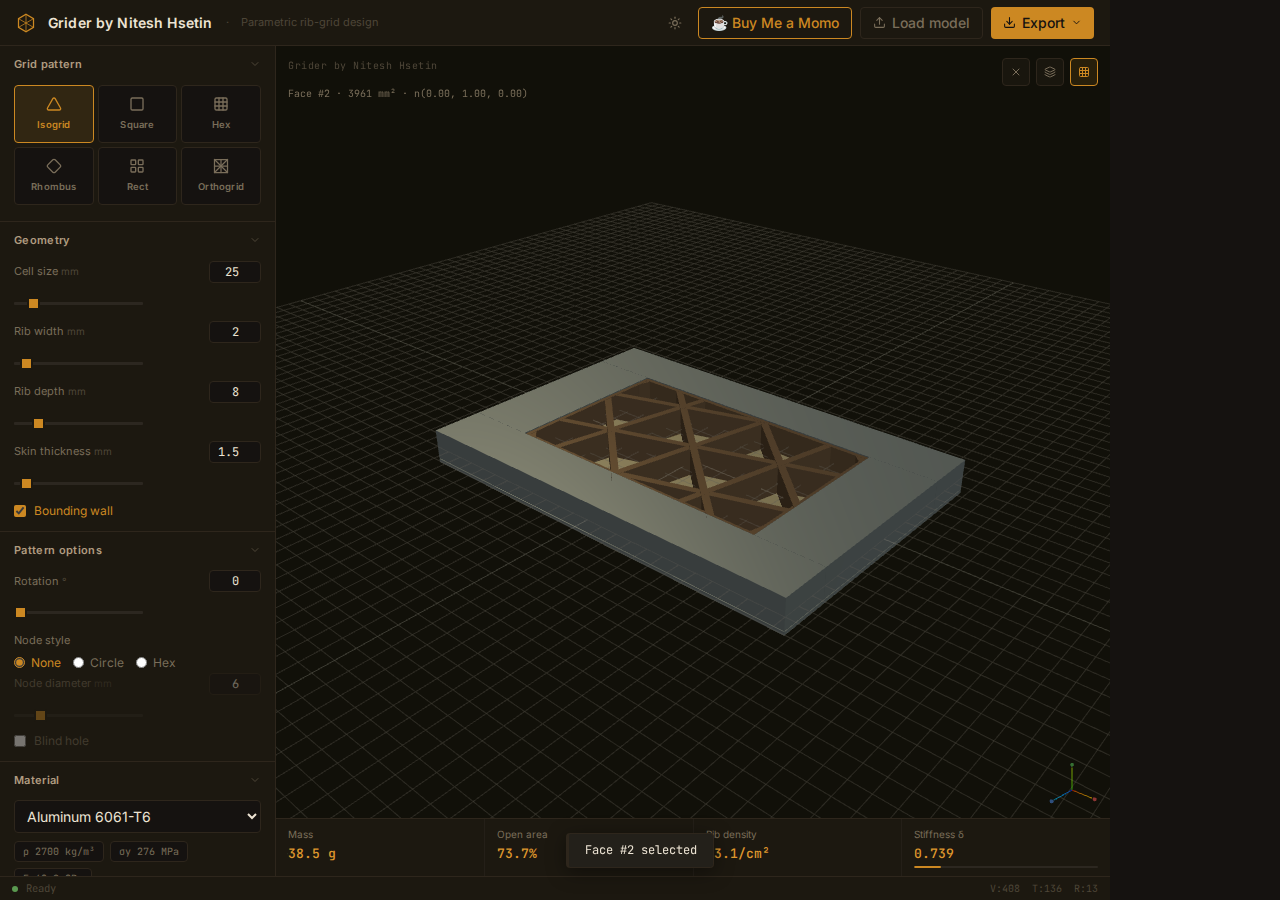
<file: grid/index.html>
<!DOCTYPE html>
<html lang="en">
  <head>
    <meta charset="UTF-8" />
    <meta name="viewport" content="width=device-width, initial-scale=1.0, maximum-scale=1" />
    <title>Grider</title>
    <link rel="icon" type="image/svg+xml" href="data:image/svg+xml,%3Csvg xmlns='http://www.w3.org/2000/svg' viewBox='0 0 32 32'%3E%3Cpolygon points='16,2 28,9 28,23 16,30 4,23 4,9' fill='%23151210' stroke='%23cc8822' stroke-width='2'/%3E%3Cline x1='16' y1='2' x2='16' y2='30' stroke='%23cc8822' stroke-width='1.2'/%3E%3Cline x1='4' y1='9' x2='28' y2='23' stroke='%23cc8822' stroke-width='1.2'/%3E%3Cline x1='28' y1='9' x2='4' y2='23' stroke='%23cc8822' stroke-width='1.2'/%3E%3C/svg%3E" />
    <link rel="preconnect" href="https://fonts.googleapis.com">
    <link rel="preconnect" href="https://fonts.gstatic.com" crossorigin>
    <link href="https://fonts.googleapis.com/css2?family=Inter:wght@400;500;600;700&display=swap" rel="stylesheet">
    <script type="module" crossorigin src="/grid/assets/index-CcpXYVxB.js"></script>
    <link rel="stylesheet" crossorigin href="/grid/assets/index-BSpeDLOd.css">
  </head>
  <body>
    <div id="root"></div>
  </body>
</html>
</file>
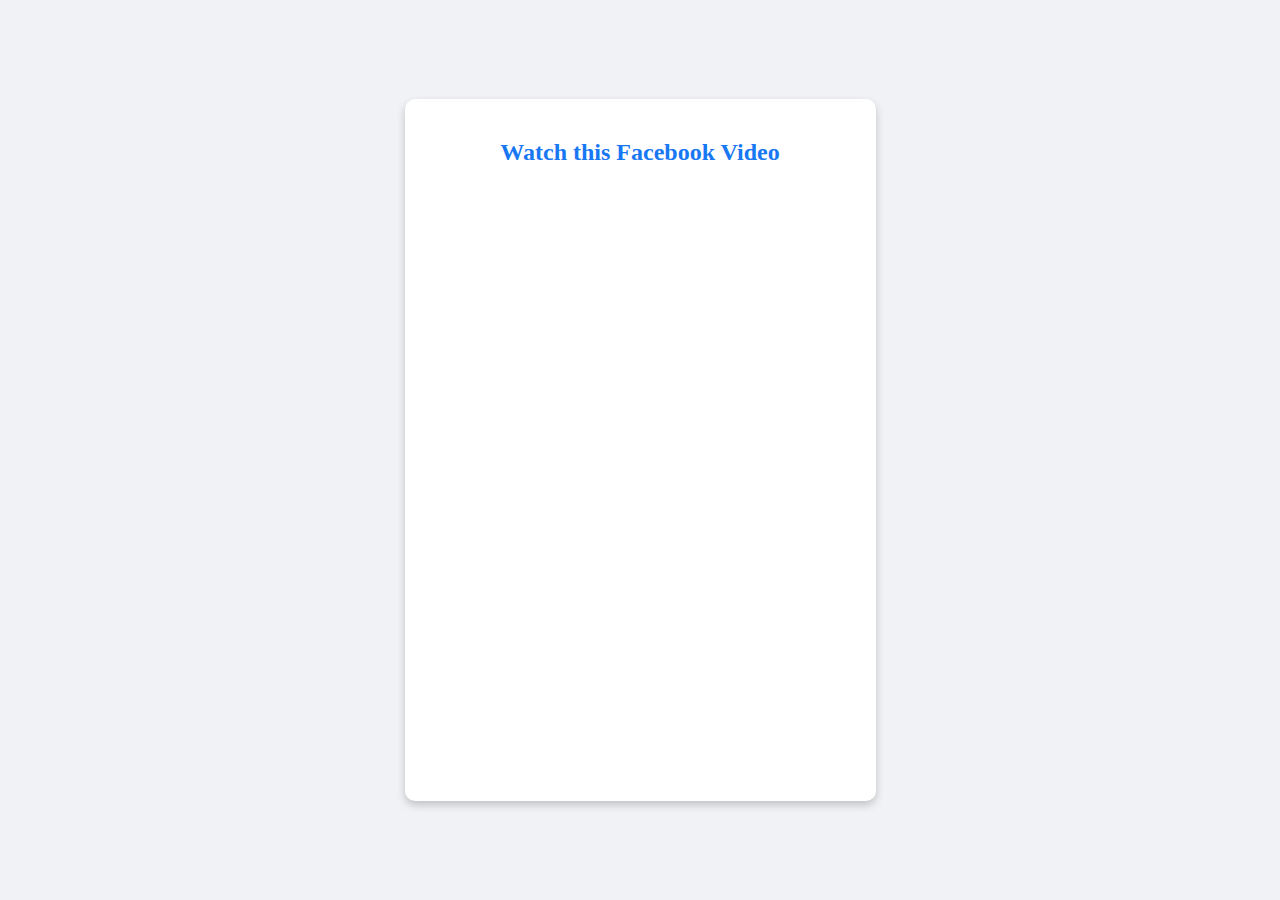
<file: embeded_fb.html>
<!DOCTYPE html>
<html lang="en">
<head>
    <meta charset="UTF-8">
    <meta name="viewport" content="width=device-width, initial-scale=1.0">
    <title>Embedded Facebook Video - Nitesh Neupane</title>
    <style>
        body {
            display: flex;
            justify-content: center;
            align-items: center;
            height: 100vh;
            margin: 0;
            background-color: #f0f2f5;
        }
        .video-container {
            box-shadow: 0 4px 8px rgba(0, 0, 0, 0.2);
            border-radius: 10px;
            overflow: hidden;
            background-color: #fff;
            padding: 20px;
        }
        .video-container h2 {
            text-align: center;
            margin-bottom: 20px;
            color: #1877f2;
        }
        iframe {
            border: none;
            width: 431px;
            height: 591px;
        }
    </style>
</head>
<body>
    <div class="video-container">
        <h2>Watch this Facebook Video</h2>
        <iframe src="https://www.facebook.com/plugins/video.php?height=476&href=https%3A%2F%2Fwww.facebook.com%2FLaughNEPALLaughOfficial%2Fvideos%2F1274601753611237%2F&show_text=true&width=431&t=0" 
                width="431" 
                height="591" 
                style="border:none;overflow:hidden" 
                scrolling="no" 
                frameborder="0" 
                allowfullscreen="true" 
                allow="autoplay; clipboard-write; encrypted-media; picture-in-picture; web-share">
        </iframe>
    </div>
</body>
</html>

<!-- This code is intended to be used as a second branch for the website niteshneupane.com.np/embeded-facebook -->
</file>
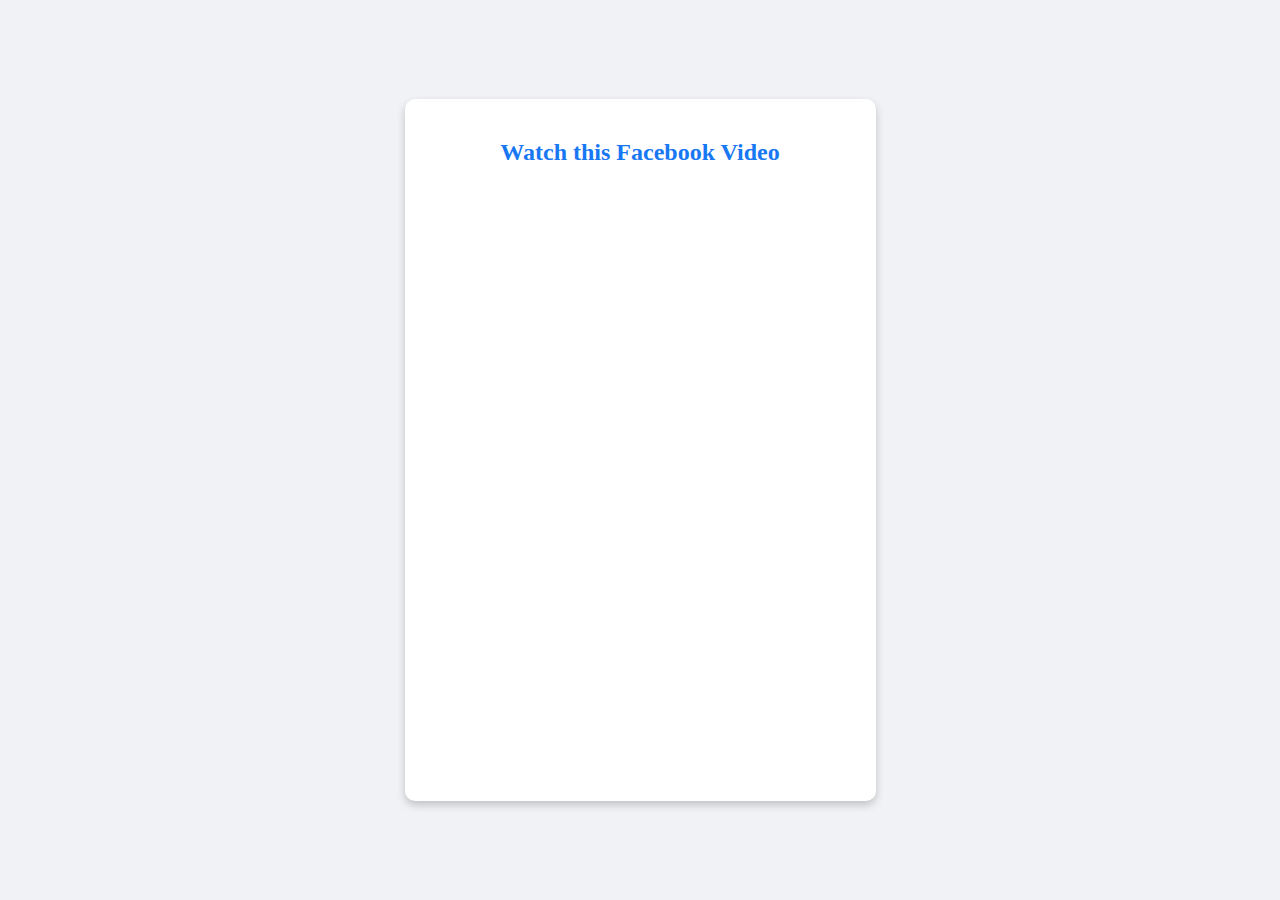
<file: embededfb.html>
<!DOCTYPE html>
<html lang="en">
<head>
    <meta charset="UTF-8">
    <meta name="viewport" content="width=device-width, initial-scale=1.0">
    <title>Embedded Facebook Video - Nitesh Neupane</title>
    <style>
        body {
            display: flex;
            justify-content: center;
            align-items: center;
            height: 100vh;
            margin: 0;
            background-color: #f0f2f5;
        }
        .video-container {
            box-shadow: 0 4px 8px rgba(0, 0, 0, 0.2);
            border-radius: 10px;
            overflow: hidden;
            background-color: #fff;
            padding: 20px;
        }
        .video-container h2 {
            text-align: center;
            margin-bottom: 20px;
            color: #1877f2;
        }
        iframe {
            border: none;
            width: 431px;
            height: 591px;
        }
    </style>
</head>
<body>
    <div class="video-container">
        <h2>Watch this Facebook Video</h2>
        <iframe src="https://www.facebook.com/plugins/video.php?height=476&href=https%3A%2F%2Fwww.facebook.com%2FLaughNEPALLaughOfficial%2Fvideos%2F1274601753611237%2F&show_text=true&width=431&t=0" 
                width="431" 
                height="591" 
                style="border:none;overflow:hidden" 
                scrolling="no" 
                frameborder="0" 
                allowfullscreen="true" 
                allow="autoplay; clipboard-write; encrypted-media; picture-in-picture; web-share" 
                allowFullScreen="true"></iframe>
    </div>
</body>
</html>

<!-- This code is intended to be used as a second branch for the website niteshneupane.com.np/embeded-facebook -->
</file>
<file: grid/assets/index-BSpeDLOd.css>
@import"https://fonts.googleapis.com/css2?family=JetBrains+Mono:wght@400;500&family=Inter:ital,wght@0,400;0,500;0,600;1,400&display=swap";@layer components;@layer properties{@supports (((-webkit-hyphens:none)) and (not (margin-trim:inline))) or ((-moz-orient:inline) and (not (color:rgb(from red r g b)))){*,:before,:after,::backdrop{--tw-translate-x:0;--tw-translate-y:0;--tw-translate-z:0;--tw-rotate-x:initial;--tw-rotate-y:initial;--tw-rotate-z:initial;--tw-skew-x:initial;--tw-skew-y:initial;--tw-space-y-reverse:0;--tw-space-x-reverse:0;--tw-border-style:solid;--tw-leading:initial;--tw-font-weight:initial;--tw-tracking:initial;--tw-ordinal:initial;--tw-slashed-zero:initial;--tw-numeric-figure:initial;--tw-numeric-spacing:initial;--tw-numeric-fraction:initial;--tw-shadow:0 0 #0000;--tw-shadow-color:initial;--tw-shadow-alpha:100%;--tw-inset-shadow:0 0 #0000;--tw-inset-shadow-color:initial;--tw-inset-shadow-alpha:100%;--tw-ring-color:initial;--tw-ring-shadow:0 0 #0000;--tw-inset-ring-color:initial;--tw-inset-ring-shadow:0 0 #0000;--tw-ring-inset:initial;--tw-ring-offset-width:0px;--tw-ring-offset-color:#fff;--tw-ring-offset-shadow:0 0 #0000;--tw-outline-style:solid;--tw-duration:initial;--tw-ease:initial;--tw-content:"";--tw-animation-delay:0s;--tw-animation-direction:normal;--tw-animation-duration:initial;--tw-animation-fill-mode:none;--tw-animation-iteration-count:1;--tw-enter-blur:0;--tw-enter-opacity:1;--tw-enter-rotate:0;--tw-enter-scale:1;--tw-enter-translate-x:0;--tw-enter-translate-y:0;--tw-exit-blur:0;--tw-exit-opacity:1;--tw-exit-rotate:0;--tw-exit-scale:1;--tw-exit-translate-x:0;--tw-exit-translate-y:0}}}@layer theme{:root,:host{--font-sans:"Inter", -apple-system, sans-serif;--font-mono:"JetBrains Mono", "Fira Code", monospace;--color-red-50:oklch(97.1% .013 17.38);--color-red-300:oklch(80.8% .114 19.571);--color-red-400:oklch(70.4% .191 22.216);--color-red-500:oklch(63.7% .237 25.331);--color-red-600:oklch(57.7% .245 27.325);--color-amber-500:oklch(76.9% .188 70.08);--color-gray-50:oklch(98.5% .002 247.839);--color-gray-600:oklch(44.6% .03 256.802);--color-gray-900:oklch(21% .034 264.665);--color-black:#000;--spacing:.25rem;--container-xs:20rem;--container-sm:24rem;--container-md:28rem;--container-lg:32rem;--text-xs:.75rem;--text-xs--line-height:calc(1 / .75);--text-sm:.875rem;--text-sm--line-height:calc(1.25 / .875);--text-base:1rem;--text-base--line-height: 1.5 ;--text-lg:1.125rem;--text-lg--line-height:calc(1.75 / 1.125);--text-2xl:1.5rem;--text-2xl--line-height:calc(2 / 1.5);--text-4xl:2.25rem;--text-4xl--line-height:calc(2.5 / 2.25);--font-weight-normal:400;--font-weight-medium:500;--font-weight-semibold:600;--font-weight-bold:700;--tracking-tight:-.025em;--tracking-widest:.1em;--leading-snug:1.375;--leading-normal:1.5;--leading-relaxed:1.625;--radius-xl:.75rem;--ease-in-out:cubic-bezier(.4, 0, .2, 1);--animate-spin:spin 1s linear infinite;--animate-pulse:pulse 2s cubic-bezier(.4, 0, .6, 1) infinite;--aspect-video:16 / 9;--default-transition-duration:.15s;--default-transition-timing-function:cubic-bezier(.4, 0, .2, 1);--default-font-family:"Inter", -apple-system, sans-serif;--default-mono-font-family:"JetBrains Mono", "Fira Code", monospace;--color-border:hsl(var(--border))}}@layer base{*,:after,:before,::backdrop{box-sizing:border-box;border:0 solid;margin:0;padding:0}::file-selector-button{box-sizing:border-box;border:0 solid;margin:0;padding:0}html,:host{-webkit-text-size-adjust:100%;tab-size:4;line-height:1.5;font-family:var(--default-font-family,ui-sans-serif, system-ui, sans-serif, "Apple Color Emoji", "Segoe UI Emoji", "Segoe UI Symbol", "Noto Color Emoji");font-feature-settings:var(--default-font-feature-settings,normal);font-variation-settings:var(--default-font-variation-settings,normal);-webkit-tap-highlight-color:transparent}hr{height:0;color:inherit;border-top-width:1px}abbr:where([title]){-webkit-text-decoration:underline dotted;text-decoration:underline dotted}h1,h2,h3,h4,h5,h6{font-size:inherit;font-weight:inherit}a{color:inherit;-webkit-text-decoration:inherit;text-decoration:inherit}b,strong{font-weight:bolder}code,kbd,samp,pre{font-family:var(--default-mono-font-family,ui-monospace, SFMono-Regular, Menlo, Monaco, Consolas, "Liberation Mono", "Courier New", monospace);font-feature-settings:var(--default-mono-font-feature-settings,normal);font-variation-settings:var(--default-mono-font-variation-settings,normal);font-size:1em}small{font-size:80%}sub,sup{vertical-align:baseline;font-size:75%;line-height:0;position:relative}sub{bottom:-.25em}sup{top:-.5em}table{text-indent:0;border-color:inherit;border-collapse:collapse}:-moz-focusring{outline:auto}progress{vertical-align:baseline}summary{display:list-item}ol,ul,menu{list-style:none}img,svg,video,canvas,audio,iframe,embed,object{vertical-align:middle;display:block}img,video{max-width:100%;height:auto}button,input,select,optgroup,textarea{font:inherit;font-feature-settings:inherit;font-variation-settings:inherit;letter-spacing:inherit;color:inherit;opacity:1;background-color:#0000;border-radius:0}::file-selector-button{font:inherit;font-feature-settings:inherit;font-variation-settings:inherit;letter-spacing:inherit;color:inherit;opacity:1;background-color:#0000;border-radius:0}:where(select:is([multiple],[size])) optgroup{font-weight:bolder}:where(select:is([multiple],[size])) optgroup option{padding-inline-start:20px}::file-selector-button{margin-inline-end:4px}::placeholder{opacity:1}@supports (not ((-webkit-appearance:-apple-pay-button))) or (contain-intrinsic-size:1px){::placeholder{color:currentColor}@supports (color:color-mix(in lab,red,red)){::placeholder{color:color-mix(in oklab,currentcolor 50%,transparent)}}}textarea{resize:vertical}::-webkit-search-decoration{-webkit-appearance:none}::-webkit-date-and-time-value{min-height:1lh;text-align:inherit}::-webkit-datetime-edit{display:inline-flex}::-webkit-datetime-edit-fields-wrapper{padding:0}::-webkit-datetime-edit{padding-block:0}::-webkit-datetime-edit-year-field{padding-block:0}::-webkit-datetime-edit-month-field{padding-block:0}::-webkit-datetime-edit-day-field{padding-block:0}::-webkit-datetime-edit-hour-field{padding-block:0}::-webkit-datetime-edit-minute-field{padding-block:0}::-webkit-datetime-edit-second-field{padding-block:0}::-webkit-datetime-edit-millisecond-field{padding-block:0}::-webkit-datetime-edit-meridiem-field{padding-block:0}::-webkit-calendar-picker-indicator{line-height:1}:-moz-ui-invalid{box-shadow:none}button,input:where([type=button],[type=reset],[type=submit]){appearance:button}::file-selector-button{appearance:button}::-webkit-inner-spin-button{height:auto}::-webkit-outer-spin-button{height:auto}[hidden]:where(:not([hidden=until-found])){display:none!important}*{border-color:hsl(var(--border));box-sizing:border-box}body{font-family:var(--font-sans);background:var(--surface-1);color:var(--text-primary);-webkit-font-smoothing:antialiased;-moz-osx-font-smoothing:grayscale}}@layer utilities{.\@container\/field-group{container:field-group/inline-size}.pointer-events-auto{pointer-events:auto}.pointer-events-none{pointer-events:none}.invisible{visibility:hidden}.visible{visibility:visible}.sr-only{clip-path:inset(50%);white-space:nowrap;border-width:0;width:1px;height:1px;margin:-1px;padding:0;position:absolute;overflow:hidden}.absolute{position:absolute}.fixed{position:fixed}.relative{position:relative}.static{position:static}.inset-0{inset:calc(var(--spacing) * 0)}.inset-x-0{inset-inline:calc(var(--spacing) * 0)}.inset-y-0{inset-block:calc(var(--spacing) * 0)}.start{inset-inline-start:var(--spacing)}.-top-12{top:calc(var(--spacing) * -12)}.top-0{top:calc(var(--spacing) * 0)}.top-1\.5{top:calc(var(--spacing) * 1.5)}.top-1\/2{top:50%}.top-2{top:calc(var(--spacing) * 2)}.top-3{top:calc(var(--spacing) * 3)}.top-3\.5{top:calc(var(--spacing) * 3.5)}.top-4{top:calc(var(--spacing) * 4)}.top-10{top:calc(var(--spacing) * 10)}.top-\[1px\]{top:1px}.top-\[50\%\]{top:50%}.top-\[60\%\]{top:60%}.top-\[calc\(100\%\+4px\)\]{top:calc(100% + 4px)}.top-full{top:100%}.-right-12{right:calc(var(--spacing) * -12)}.right-0{right:calc(var(--spacing) * 0)}.right-1{right:calc(var(--spacing) * 1)}.right-2{right:calc(var(--spacing) * 2)}.right-3{right:calc(var(--spacing) * 3)}.right-4{right:calc(var(--spacing) * 4)}.-bottom-12{bottom:calc(var(--spacing) * -12)}.bottom-0{bottom:calc(var(--spacing) * 0)}.bottom-8{bottom:calc(var(--spacing) * 8)}.bottom-14{bottom:calc(var(--spacing) * 14)}.-left-12{left:calc(var(--spacing) * -12)}.left-0{left:calc(var(--spacing) * 0)}.left-1\/2{left:50%}.left-2{left:calc(var(--spacing) * 2)}.left-3{left:calc(var(--spacing) * 3)}.left-\[50\%\]{left:50%}.z-10{z-index:10}.z-20{z-index:20}.z-30{z-index:30}.z-40{z-index:40}.z-50{z-index:50}.z-\[1\]{z-index:1}.z-\[100\]{z-index:100}.order-first{order:-9999}.order-last{order:9999}.\!m-0{margin:calc(var(--spacing) * 0)!important}.-mx-1{margin-inline:calc(var(--spacing) * -1)}.mx-2{margin-inline:calc(var(--spacing) * 2)}.mx-3\.5{margin-inline:calc(var(--spacing) * 3.5)}.mx-4{margin-inline:calc(var(--spacing) * 4)}.mx-auto{margin-inline:auto}.-my-2{margin-block:calc(var(--spacing) * -2)}.my-0{margin-block:calc(var(--spacing) * 0)}.my-0\.5{margin-block:calc(var(--spacing) * .5)}.my-1{margin-block:calc(var(--spacing) * 1)}.-mt-4{margin-top:calc(var(--spacing) * -4)}.mt-1\.5{margin-top:calc(var(--spacing) * 1.5)}.mt-2{margin-top:calc(var(--spacing) * 2)}.mt-2\.5{margin-top:calc(var(--spacing) * 2.5)}.mt-3{margin-top:calc(var(--spacing) * 3)}.mt-4{margin-top:calc(var(--spacing) * 4)}.mt-24{margin-top:calc(var(--spacing) * 24)}.mt-auto{margin-top:auto}.mr-2{margin-right:calc(var(--spacing) * 2)}.mb-0\.5{margin-bottom:calc(var(--spacing) * .5)}.mb-1{margin-bottom:calc(var(--spacing) * 1)}.mb-2{margin-bottom:calc(var(--spacing) * 2)}.mb-2\.5{margin-bottom:calc(var(--spacing) * 2.5)}.mb-3{margin-bottom:calc(var(--spacing) * 3)}.mb-4{margin-bottom:calc(var(--spacing) * 4)}.mb-5{margin-bottom:calc(var(--spacing) * 5)}.-ml-4{margin-left:calc(var(--spacing) * -4)}.ml-1{margin-left:calc(var(--spacing) * 1)}.ml-4{margin-left:calc(var(--spacing) * 4)}.ml-auto{margin-left:auto}.line-clamp-2{-webkit-line-clamp:2;-webkit-box-orient:vertical;display:-webkit-box;overflow:hidden}.block{display:block}.flex{display:flex}.grid{display:grid}.hidden{display:none}.inline-block{display:inline-block}.inline-flex{display:inline-flex}.table{display:table}.aspect-square{aspect-ratio:1}.aspect-video{aspect-ratio:var(--aspect-video)}.size-4{width:calc(var(--spacing) * 4);height:calc(var(--spacing) * 4)}.size-6{width:calc(var(--spacing) * 6);height:calc(var(--spacing) * 6)}.size-8{width:calc(var(--spacing) * 8);height:calc(var(--spacing) * 8)}.size-10{width:calc(var(--spacing) * 10);height:calc(var(--spacing) * 10)}.size-\[--cell-size\]{width:--cell-size;height:--cell-size}.h-1\.5{height:calc(var(--spacing) * 1.5)}.h-2{height:calc(var(--spacing) * 2)}.h-2\.5{height:calc(var(--spacing) * 2.5)}.h-3{height:calc(var(--spacing) * 3)}.h-3\.5{height:calc(var(--spacing) * 3.5)}.h-4{height:calc(var(--spacing) * 4)}.h-5{height:calc(var(--spacing) * 5)}.h-6{height:calc(var(--spacing) * 6)}.h-7{height:calc(var(--spacing) * 7)}.h-8{height:calc(var(--spacing) * 8)}.h-9{height:calc(var(--spacing) * 9)}.h-10{height:calc(var(--spacing) * 10)}.h-12{height:calc(var(--spacing) * 12)}.h-\[--cell-size\]{height:--cell-size}.h-\[1px\]{height:1px}.h-\[var\(--radix-navigation-menu-viewport-height\)\]{height:var(--radix-navigation-menu-viewport-height)}.h-\[var\(--radix-select-trigger-height\)\]{height:var(--radix-select-trigger-height)}.h-auto{height:auto}.h-full{height:100%}.h-px{height:1px}.h-screen{height:100vh}.h-svh{height:100svh}.max-h-\[--radix-context-menu-content-available-height\]{max-height:--radix-context-menu-content-available-height}.max-h-\[--radix-select-content-available-height\]{max-height:--radix-select-content-available-height}.max-h-\[300px\]{max-height:300px}.max-h-\[var\(--radix-dropdown-menu-content-available-height\)\]{max-height:var(--radix-dropdown-menu-content-available-height)}.max-h-screen{max-height:100vh}.min-h-0{min-height:calc(var(--spacing) * 0)}.min-h-8{min-height:calc(var(--spacing) * 8)}.min-h-9{min-height:calc(var(--spacing) * 9)}.min-h-10{min-height:calc(var(--spacing) * 10)}.min-h-\[60px\]{min-height:60px}.min-h-screen{min-height:100vh}.min-h-svh{min-height:100svh}.w-0{width:calc(var(--spacing) * 0)}.w-1{width:calc(var(--spacing) * 1)}.w-1\.5{width:calc(var(--spacing) * 1.5)}.w-2{width:calc(var(--spacing) * 2)}.w-2\.5{width:calc(var(--spacing) * 2.5)}.w-3{width:calc(var(--spacing) * 3)}.w-3\.5{width:calc(var(--spacing) * 3.5)}.w-3\/4{width:75%}.w-4{width:calc(var(--spacing) * 4)}.w-5{width:calc(var(--spacing) * 5)}.w-7{width:calc(var(--spacing) * 7)}.w-8{width:calc(var(--spacing) * 8)}.w-9{width:calc(var(--spacing) * 9)}.w-10{width:calc(var(--spacing) * 10)}.w-64{width:calc(var(--spacing) * 64)}.w-72{width:calc(var(--spacing) * 72)}.w-\[--cell-size\]{width:--cell-size}.w-\[1px\]{width:1px}.w-\[90\%\]{width:90%}.w-\[100px\]{width:100px}.w-\[var\(--sidebar-width\)\]{width:var(--sidebar-width)}.w-auto{width:auto}.w-fit{width:fit-content}.w-full{width:100%}.w-max{width:max-content}.w-px{width:1px}.max-w-\[var\(--skeleton-width\)\]{max-width:var(--skeleton-width)}.max-w-lg{max-width:var(--container-lg)}.max-w-max{max-width:max-content}.max-w-md{max-width:var(--container-md)}.max-w-sm{max-width:var(--container-sm)}.max-w-xs{max-width:var(--container-xs)}.min-w-0{min-width:calc(var(--spacing) * 0)}.min-w-5{min-width:calc(var(--spacing) * 5)}.min-w-8{min-width:calc(var(--spacing) * 8)}.min-w-9{min-width:calc(var(--spacing) * 9)}.min-w-10{min-width:calc(var(--spacing) * 10)}.min-w-\[--cell-size\]{min-width:--cell-size}.min-w-\[8rem\]{min-width:8rem}.min-w-\[12rem\]{min-width:12rem}.min-w-\[180px\]{min-width:180px}.min-w-\[var\(--radix-select-trigger-width\)\]{min-width:var(--radix-select-trigger-width)}.flex-1{flex:1}.shrink-0{flex-shrink:0}.grow{flex-grow:1}.grow-0{flex-grow:0}.basis-full{flex-basis:100%}.caption-bottom{caption-side:bottom}.border-collapse{border-collapse:collapse}.origin-\[--radix-context-menu-content-transform-origin\]{transform-origin:--radix-context-menu-content-transform-origin}.origin-\[--radix-dropdown-menu-content-transform-origin\]{transform-origin:--radix-dropdown-menu-content-transform-origin}.origin-\[--radix-hover-card-content-transform-origin\]{transform-origin:--radix-hover-card-content-transform-origin}.origin-\[--radix-menubar-content-transform-origin\]{transform-origin:--radix-menubar-content-transform-origin}.origin-\[--radix-popover-content-transform-origin\]{transform-origin:--radix-popover-content-transform-origin}.origin-\[--radix-select-content-transform-origin\]{transform-origin:--radix-select-content-transform-origin}.origin-\[--radix-tooltip-content-transform-origin\]{transform-origin:--radix-tooltip-content-transform-origin}.-translate-x-1\/2{--tw-translate-x: -50% ;translate:var(--tw-translate-x) var(--tw-translate-y)}.-translate-x-px{--tw-translate-x:-1px;translate:var(--tw-translate-x) var(--tw-translate-y)}.translate-x-\[-50\%\]{--tw-translate-x:-50%;translate:var(--tw-translate-x) var(--tw-translate-y)}.translate-x-px{--tw-translate-x:1px;translate:var(--tw-translate-x) var(--tw-translate-y)}.-translate-y-1\/2{--tw-translate-y: -50% ;translate:var(--tw-translate-x) var(--tw-translate-y)}.translate-y-\[-50\%\]{--tw-translate-y:-50%;translate:var(--tw-translate-x) var(--tw-translate-y)}.rotate-45{rotate:45deg}.rotate-90{rotate:90deg}.transform{transform:var(--tw-rotate-x,) var(--tw-rotate-y,) var(--tw-rotate-z,) var(--tw-skew-x,) var(--tw-skew-y,)}.animate-caret-blink{animation:1.25s ease-out infinite caret-blink}.animate-in{animation:enter var(--tw-animation-duration,var(--tw-duration,.15s))var(--tw-ease,ease)var(--tw-animation-delay,0s)var(--tw-animation-iteration-count,1)var(--tw-animation-direction,normal)var(--tw-animation-fill-mode,none)}.animate-pulse{animation:var(--animate-pulse)}.animate-spin{animation:var(--animate-spin)}.cursor-default{cursor:default}.cursor-pointer{cursor:pointer}.cursor-text{cursor:text}.touch-none{touch-action:none}.resize{resize:both}.resize-none{resize:none}.list-disc{list-style-type:disc}.list-none{list-style-type:none}.grid-cols-3{grid-template-columns:repeat(3,minmax(0,1fr))}.flex-col{flex-direction:column}.flex-col-reverse{flex-direction:column-reverse}.flex-row{flex-direction:row}.flex-wrap{flex-wrap:wrap}.place-content-center{place-content:center}.items-center{align-items:center}.items-end{align-items:flex-end}.items-start{align-items:flex-start}.items-stretch{align-items:stretch}.justify-between{justify-content:space-between}.justify-center{justify-content:center}.justify-start{justify-content:flex-start}.gap-1{gap:calc(var(--spacing) * 1)}.gap-1\.5{gap:calc(var(--spacing) * 1.5)}.gap-2{gap:calc(var(--spacing) * 2)}.gap-2\.5{gap:calc(var(--spacing) * 2.5)}.gap-3{gap:calc(var(--spacing) * 3)}.gap-4{gap:calc(var(--spacing) * 4)}.gap-6{gap:calc(var(--spacing) * 6)}.gap-7{gap:calc(var(--spacing) * 7)}:where(.space-y-1\.5>:not(:last-child)){--tw-space-y-reverse:0;margin-block-start:calc(calc(var(--spacing) * 1.5) * var(--tw-space-y-reverse));margin-block-end:calc(calc(var(--spacing) * 1.5) * calc(1 - var(--tw-space-y-reverse)))}:where(.space-y-2>:not(:last-child)){--tw-space-y-reverse:0;margin-block-start:calc(calc(var(--spacing) * 2) * var(--tw-space-y-reverse));margin-block-end:calc(calc(var(--spacing) * 2) * calc(1 - var(--tw-space-y-reverse)))}:where(.space-x-1>:not(:last-child)){--tw-space-x-reverse:0;margin-inline-start:calc(calc(var(--spacing) * 1) * var(--tw-space-x-reverse));margin-inline-end:calc(calc(var(--spacing) * 1) * calc(1 - var(--tw-space-x-reverse)))}:where(.space-x-4>:not(:last-child)){--tw-space-x-reverse:0;margin-inline-start:calc(calc(var(--spacing) * 4) * var(--tw-space-x-reverse));margin-inline-end:calc(calc(var(--spacing) * 4) * calc(1 - var(--tw-space-x-reverse)))}.self-stretch{align-self:stretch}.overflow-auto{overflow:auto}.overflow-hidden{overflow:hidden}.overflow-x-hidden{overflow-x:hidden}.overflow-y-auto{overflow-y:auto}.rounded{border-radius:.25rem}.rounded-\[2px\]{border-radius:2px}.rounded-\[calc\(var\(--radius\)-5px\)\]{border-radius:calc(var(--radius) - 5px)}.rounded-\[inherit\]{border-radius:inherit}.rounded-full{border-radius:3.40282e38px}.rounded-lg{border-radius:6px}.rounded-md{border-radius:4px}.rounded-none{border-radius:0}.rounded-sm{border-radius:3px}.rounded-xl{border-radius:var(--radius-xl)}.rounded-t-\[10px\]{border-top-left-radius:10px;border-top-right-radius:10px}.rounded-l-md{border-top-left-radius:4px;border-bottom-left-radius:4px}.rounded-tl-sm{border-top-left-radius:3px}.rounded-r-md{border-top-right-radius:4px;border-bottom-right-radius:4px}.border{border-style:var(--tw-border-style);border-width:1px}.border-0{border-style:var(--tw-border-style);border-width:0}.border-2{border-style:var(--tw-border-style);border-width:2px}.border-\[1\.5px\]{border-style:var(--tw-border-style);border-width:1.5px}.border-y{border-block-style:var(--tw-border-style);border-block-width:1px}.border-t{border-top-style:var(--tw-border-style);border-top-width:1px}.border-r{border-right-style:var(--tw-border-style);border-right-width:1px}.border-b{border-bottom-style:var(--tw-border-style);border-bottom-width:1px}.border-l{border-left-style:var(--tw-border-style);border-left-width:1px}.border-dashed{--tw-border-style:dashed;border-style:dashed}.\[border-color\:var\(--badge-outline\)\]{border-color:var(--badge-outline)}.\[border-color\:var\(--button-outline\)\]{border-color:var(--button-outline)}.border-\[--color-border\]{border-color:--color-border}.border-border,.border-border\/50{border-color:hsl(var(--border))}@supports (color:color-mix(in lab,red,red)){.border-border\/50{border-color:color-mix(in oklab,hsl(var(--border)) 50%,transparent)}}.border-destructive,.border-destructive\/50{border-color:hsl(var(--destructive))}@supports (color:color-mix(in lab,red,red)){.border-destructive\/50{border-color:color-mix(in oklab,hsl(var(--destructive)) 50%,transparent)}}.border-input{border-color:hsl(var(--input))}.border-primary,.border-primary\/50{border-color:hsl(var(--primary))}@supports (color:color-mix(in lab,red,red)){.border-primary\/50{border-color:color-mix(in oklab,hsl(var(--primary)) 50%,transparent)}}.border-transparent{border-color:#0000}.border-t-transparent{border-top-color:#0000}.border-l-transparent{border-left-color:#0000}.bg-\[--color-bg\]{background-color:--color-bg}.bg-accent{background-color:hsl(var(--accent))}.bg-background{background-color:hsl(var(--background))}.bg-black\/80{background-color:#000c}@supports (color:color-mix(in lab,red,red)){.bg-black\/80{background-color:color-mix(in oklab,var(--color-black) 80%,transparent)}}.bg-border{background-color:hsl(var(--border))}.bg-card{background-color:hsl(var(--card))}.bg-destructive{background-color:hsl(var(--destructive))}.bg-foreground{background-color:hsl(var(--foreground))}.bg-gray-50{background-color:var(--color-gray-50)}.bg-input{background-color:hsl(var(--input))}.bg-muted,.bg-muted\/50{background-color:hsl(var(--muted))}@supports (color:color-mix(in lab,red,red)){.bg-muted\/50{background-color:color-mix(in oklab,hsl(var(--muted)) 50%,transparent)}}.bg-popover{background-color:hsl(var(--popover))}.bg-primary,.bg-primary\/10{background-color:hsl(var(--primary))}@supports (color:color-mix(in lab,red,red)){.bg-primary\/10{background-color:color-mix(in oklab,hsl(var(--primary)) 10%,transparent)}}.bg-primary\/20{background-color:hsl(var(--primary))}@supports (color:color-mix(in lab,red,red)){.bg-primary\/20{background-color:color-mix(in oklab,hsl(var(--primary)) 20%,transparent)}}.bg-secondary{background-color:hsl(var(--secondary))}.bg-transparent{background-color:#0000}.fill-current{fill:currentColor}.fill-primary{fill:hsl(var(--primary))}.p-0{padding:calc(var(--spacing) * 0)}.p-1{padding:calc(var(--spacing) * 1)}.p-2{padding:calc(var(--spacing) * 2)}.p-3{padding:calc(var(--spacing) * 3)}.p-4{padding:calc(var(--spacing) * 4)}.p-6{padding:calc(var(--spacing) * 6)}.p-8{padding:calc(var(--spacing) * 8)}.p-\[1px\]{padding:1px}.px-1{padding-inline:calc(var(--spacing) * 1)}.px-1\.5{padding-inline:calc(var(--spacing) * 1.5)}.px-2{padding-inline:calc(var(--spacing) * 2)}.px-2\.5{padding-inline:calc(var(--spacing) * 2.5)}.px-3{padding-inline:calc(var(--spacing) * 3)}.px-3\.5{padding-inline:calc(var(--spacing) * 3.5)}.px-4{padding-inline:calc(var(--spacing) * 4)}.px-5{padding-inline:calc(var(--spacing) * 5)}.px-8{padding-inline:calc(var(--spacing) * 8)}.px-\[--cell-size\]{padding-inline:--cell-size}.py-0\.5{padding-block:calc(var(--spacing) * .5)}.py-1{padding-block:calc(var(--spacing) * 1)}.py-1\.5{padding-block:calc(var(--spacing) * 1.5)}.py-2{padding-block:calc(var(--spacing) * 2)}.py-2\.5{padding-block:calc(var(--spacing) * 2.5)}.py-3{padding-block:calc(var(--spacing) * 3)}.py-4{padding-block:calc(var(--spacing) * 4)}.py-6{padding-block:calc(var(--spacing) * 6)}.pt-0{padding-top:calc(var(--spacing) * 0)}.pt-0\.5{padding-top:calc(var(--spacing) * .5)}.pt-3{padding-top:calc(var(--spacing) * 3)}.pt-4{padding-top:calc(var(--spacing) * 4)}.pt-6{padding-top:calc(var(--spacing) * 6)}.pr-1{padding-right:calc(var(--spacing) * 1)}.pr-2{padding-right:calc(var(--spacing) * 2)}.pr-2\.5{padding-right:calc(var(--spacing) * 2.5)}.pr-3{padding-right:calc(var(--spacing) * 3)}.pr-8{padding-right:calc(var(--spacing) * 8)}.pb-3{padding-bottom:calc(var(--spacing) * 3)}.pb-4{padding-bottom:calc(var(--spacing) * 4)}.pl-2{padding-left:calc(var(--spacing) * 2)}.pl-2\.5{padding-left:calc(var(--spacing) * 2.5)}.pl-3{padding-left:calc(var(--spacing) * 3)}.pl-4{padding-left:calc(var(--spacing) * 4)}.pl-8{padding-left:calc(var(--spacing) * 8)}.text-center{text-align:center}.text-left{text-align:left}.text-right{text-align:right}.align-middle{vertical-align:middle}.font-mono{font-family:JetBrains Mono,Fira Code,monospace}.font-sans{font-family:Inter,-apple-system,sans-serif}.text-2xl{font-size:var(--text-2xl);line-height:var(--tw-leading,var(--text-2xl--line-height))}.text-4xl{font-size:var(--text-4xl);line-height:var(--tw-leading,var(--text-4xl--line-height))}.text-base{font-size:var(--text-base);line-height:var(--tw-leading,var(--text-base--line-height))}.text-lg{font-size:var(--text-lg);line-height:var(--tw-leading,var(--text-lg--line-height))}.text-sm{font-size:var(--text-sm);line-height:var(--tw-leading,var(--text-sm--line-height))}.text-sm\/relaxed{font-size:var(--text-sm);line-height:var(--leading-relaxed)}.text-xs{font-size:var(--text-xs);line-height:var(--tw-leading,var(--text-xs--line-height))}.text-\[0\.8rem\]{font-size:.8rem}.text-\[10px\]{font-size:10px}.leading-none{--tw-leading:1;line-height:1}.leading-normal{--tw-leading:var(--leading-normal);line-height:var(--leading-normal)}.leading-relaxed{--tw-leading:var(--leading-relaxed);line-height:var(--leading-relaxed)}.leading-snug{--tw-leading:var(--leading-snug);line-height:var(--leading-snug)}.font-bold{--tw-font-weight:var(--font-weight-bold);font-weight:var(--font-weight-bold)}.font-medium{--tw-font-weight:var(--font-weight-medium);font-weight:var(--font-weight-medium)}.font-normal{--tw-font-weight:var(--font-weight-normal);font-weight:var(--font-weight-normal)}.font-semibold{--tw-font-weight:var(--font-weight-semibold);font-weight:var(--font-weight-semibold)}.tracking-tight{--tw-tracking:var(--tracking-tight);letter-spacing:var(--tracking-tight)}.tracking-widest{--tw-tracking:var(--tracking-widest);letter-spacing:var(--tracking-widest)}.text-balance{text-wrap:balance}.break-words{overflow-wrap:break-word}.whitespace-nowrap{white-space:nowrap}.text-accent-foreground{color:hsl(var(--accent-foreground))}.text-card-foreground{color:hsl(var(--card-foreground))}.text-current{color:currentColor}.text-destructive{color:hsl(var(--destructive))}.text-foreground,.text-foreground\/50{color:hsl(var(--foreground))}@supports (color:color-mix(in lab,red,red)){.text-foreground\/50{color:color-mix(in oklab,hsl(var(--foreground)) 50%,transparent)}}.text-gray-600{color:var(--color-gray-600)}.text-gray-900{color:var(--color-gray-900)}.text-muted-foreground{color:hsl(var(--muted-foreground))}.text-popover-foreground{color:hsl(var(--popover-foreground))}.text-primary{color:hsl(var(--primary))}.text-primary-foreground{color:hsl(var(--primary-foreground))}.text-red-500{color:var(--color-red-500)}.text-secondary-foreground{color:hsl(var(--secondary-foreground))}.tabular-nums{--tw-numeric-spacing:tabular-nums;font-variant-numeric:var(--tw-ordinal,) var(--tw-slashed-zero,) var(--tw-numeric-figure,) var(--tw-numeric-spacing,) var(--tw-numeric-fraction,)}.underline-offset-4{text-underline-offset:4px}.opacity-0{opacity:0}.opacity-50{opacity:.5}.opacity-60{opacity:.6}.opacity-70{opacity:.7}.opacity-90{opacity:.9}.shadow{--tw-shadow:0 1px 3px 0 var(--tw-shadow-color,#0000001a), 0 1px 2px -1px var(--tw-shadow-color,#0000001a);box-shadow:var(--tw-inset-shadow),var(--tw-inset-ring-shadow),var(--tw-ring-offset-shadow),var(--tw-ring-shadow),var(--tw-shadow)}.shadow-\[0_0_0_1px_hsl\(var\(--sidebar-border\)\)\]{--tw-shadow:0 0 0 1px var(--tw-shadow-color,hsl(var(--sidebar-border)));box-shadow:var(--tw-inset-shadow),var(--tw-inset-ring-shadow),var(--tw-ring-offset-shadow),var(--tw-ring-shadow),var(--tw-shadow)}.shadow-lg{--tw-shadow:0 10px 15px -3px var(--tw-shadow-color,#0000001a), 0 4px 6px -4px var(--tw-shadow-color,#0000001a);box-shadow:var(--tw-inset-shadow),var(--tw-inset-ring-shadow),var(--tw-ring-offset-shadow),var(--tw-ring-shadow),var(--tw-shadow)}.shadow-md{--tw-shadow:0 4px 6px -1px var(--tw-shadow-color,#0000001a), 0 2px 4px -2px var(--tw-shadow-color,#0000001a);box-shadow:var(--tw-inset-shadow),var(--tw-inset-ring-shadow),var(--tw-ring-offset-shadow),var(--tw-ring-shadow),var(--tw-shadow)}.shadow-none{--tw-shadow:0 0 #0000;box-shadow:var(--tw-inset-shadow),var(--tw-inset-ring-shadow),var(--tw-ring-offset-shadow),var(--tw-ring-shadow),var(--tw-shadow)}.shadow-sm{--tw-shadow:0 1px 3px 0 var(--tw-shadow-color,#0000001a), 0 1px 2px -1px var(--tw-shadow-color,#0000001a);box-shadow:var(--tw-inset-shadow),var(--tw-inset-ring-shadow),var(--tw-ring-offset-shadow),var(--tw-ring-shadow),var(--tw-shadow)}.shadow-xl{--tw-shadow:0 20px 25px -5px var(--tw-shadow-color,#0000001a), 0 8px 10px -6px var(--tw-shadow-color,#0000001a);box-shadow:var(--tw-inset-shadow),var(--tw-inset-ring-shadow),var(--tw-ring-offset-shadow),var(--tw-ring-shadow),var(--tw-shadow)}.shadow-xs{--tw-shadow:0 1px 2px 0 var(--tw-shadow-color,#0000000d);box-shadow:var(--tw-inset-shadow),var(--tw-inset-ring-shadow),var(--tw-ring-offset-shadow),var(--tw-ring-shadow),var(--tw-shadow)}.ring{--tw-ring-shadow:var(--tw-ring-inset,) 0 0 0 calc(1px + var(--tw-ring-offset-width)) var(--tw-ring-color,currentcolor);box-shadow:var(--tw-inset-shadow),var(--tw-inset-ring-shadow),var(--tw-ring-offset-shadow),var(--tw-ring-shadow),var(--tw-shadow)}.ring-0{--tw-ring-shadow:var(--tw-ring-inset,) 0 0 0 calc(0px + var(--tw-ring-offset-width)) var(--tw-ring-color,currentcolor);box-shadow:var(--tw-inset-shadow),var(--tw-inset-ring-shadow),var(--tw-ring-offset-shadow),var(--tw-ring-shadow),var(--tw-shadow)}.ring-1{--tw-ring-shadow:var(--tw-ring-inset,) 0 0 0 calc(1px + var(--tw-ring-offset-width)) var(--tw-ring-color,currentcolor);box-shadow:var(--tw-inset-shadow),var(--tw-inset-ring-shadow),var(--tw-ring-offset-shadow),var(--tw-ring-shadow),var(--tw-shadow)}.ring-ring{--tw-ring-color:hsl(var(--ring))}.ring-offset-background{--tw-ring-offset-color:hsl(var(--background))}.outline-hidden{--tw-outline-style:none;outline-style:none}@media(forced-colors:active){.outline-hidden{outline-offset:2px;outline:2px solid #0000}}.outline{outline-style:var(--tw-outline-style);outline-width:1px}.outline-2{outline-style:var(--tw-outline-style);outline-width:2px}.outline-offset-2{outline-offset:2px}.outline-transparent{outline-color:#0000}.transition{transition-property:color,background-color,border-color,outline-color,text-decoration-color,fill,stroke,--tw-gradient-from,--tw-gradient-via,--tw-gradient-to,opacity,box-shadow,transform,translate,scale,rotate,filter,-webkit-backdrop-filter,backdrop-filter,display,content-visibility,overlay,pointer-events;transition-timing-function:var(--tw-ease,var(--default-transition-timing-function));transition-duration:var(--tw-duration,var(--default-transition-duration))}.transition-\[color\,box-shadow\]{transition-property:color,box-shadow;transition-timing-function:var(--tw-ease,var(--default-transition-timing-function));transition-duration:var(--tw-duration,var(--default-transition-duration))}.transition-\[left\,right\,width\]{transition-property:left,right,width;transition-timing-function:var(--tw-ease,var(--default-transition-timing-function));transition-duration:var(--tw-duration,var(--default-transition-duration))}.transition-\[margin\,opacity\]{transition-property:margin,opacity;transition-timing-function:var(--tw-ease,var(--default-transition-timing-function));transition-duration:var(--tw-duration,var(--default-transition-duration))}.transition-\[width\,height\,padding\]{transition-property:width,height,padding;transition-timing-function:var(--tw-ease,var(--default-transition-timing-function));transition-duration:var(--tw-duration,var(--default-transition-duration))}.transition-\[width\]{transition-property:width;transition-timing-function:var(--tw-ease,var(--default-transition-timing-function));transition-duration:var(--tw-duration,var(--default-transition-duration))}.transition-all{transition-property:all;transition-timing-function:var(--tw-ease,var(--default-transition-timing-function));transition-duration:var(--tw-duration,var(--default-transition-duration))}.transition-colors{transition-property:color,background-color,border-color,outline-color,text-decoration-color,fill,stroke,--tw-gradient-from,--tw-gradient-via,--tw-gradient-to;transition-timing-function:var(--tw-ease,var(--default-transition-timing-function));transition-duration:var(--tw-duration,var(--default-transition-duration))}.transition-opacity{transition-property:opacity;transition-timing-function:var(--tw-ease,var(--default-transition-timing-function));transition-duration:var(--tw-duration,var(--default-transition-duration))}.transition-transform{transition-property:transform,translate,scale,rotate;transition-timing-function:var(--tw-ease,var(--default-transition-timing-function));transition-duration:var(--tw-duration,var(--default-transition-duration))}.duration-100{--tw-duration:.1s;transition-duration:.1s}.duration-200{--tw-duration:.2s;transition-duration:.2s}.duration-300{--tw-duration:.3s;transition-duration:.3s}.duration-1000{--tw-duration:1s;transition-duration:1s}.ease-in-out{--tw-ease:var(--ease-in-out);transition-timing-function:var(--ease-in-out)}.ease-linear{--tw-ease:linear;transition-timing-function:linear}.fade-in-0{--tw-enter-opacity:0}.outline-none{--tw-outline-style:none;outline-style:none}.select-none{-webkit-user-select:none;user-select:none}.zoom-in-95{--tw-enter-scale:.95}.\[--cell-size\:2rem\]{--cell-size:2rem}.group-focus-within\/menu-item\:opacity-100:is(:where(.group\/menu-item):focus-within *){opacity:1}@media(hover:hover){.group-hover\:opacity-100:is(:where(.group):hover *),.group-hover\/menu-item\:opacity-100:is(:where(.group\/menu-item):hover *){opacity:1}}.group-has-data-\[sidebar\=menu-action\]\/menu-item\:pr-8:is(:where(.group\/menu-item):has([data-sidebar=menu-action]) *){padding-right:calc(var(--spacing) * 8)}.group-has-\[\[data-orientation\=horizontal\]\]\/field\:text-balance:is(:where(.group\/field):has([data-orientation=horizontal]) *){text-wrap:balance}.group-has-\[\[data-slot\=item-description\]\]\/item\:translate-y-0\.5:is(:where(.group\/item):has([data-slot=item-description]) *){--tw-translate-y:calc(var(--spacing) * .5);translate:var(--tw-translate-x) var(--tw-translate-y)}.group-has-\[\[data-slot\=item-description\]\]\/item\:self-start:is(:where(.group\/item):has([data-slot=item-description]) *){align-self:flex-start}.group-has-\[\>input\]\/input-group\:pt-2\.5:is(:where(.group\/input-group):has(>input) *){padding-top:calc(var(--spacing) * 2.5)}.group-has-\[\>input\]\/input-group\:pb-2\.5:is(:where(.group\/input-group):has(>input) *){padding-bottom:calc(var(--spacing) * 2.5)}.group-data-\[collapsible\=icon\]\:-mt-8:is(:where(.group)[data-collapsible=icon] *){margin-top:calc(var(--spacing) * -8)}.group-data-\[collapsible\=icon\]\:hidden:is(:where(.group)[data-collapsible=icon] *){display:none}.group-data-\[collapsible\=icon\]\:h-8\!:is(:where(.group)[data-collapsible=icon] *){height:calc(var(--spacing) * 8)!important}.group-data-\[collapsible\=icon\]\:w-8\!:is(:where(.group)[data-collapsible=icon] *){width:calc(var(--spacing) * 8)!important}.group-data-\[collapsible\=icon\]\:w-\[calc\(var\(--sidebar-width-icon\)\+var\(--spacing-4\)\)\]:is(:where(.group)[data-collapsible=icon] *){width:calc(var(--sidebar-width-icon) + var(--spacing-4))}.group-data-\[collapsible\=icon\]\:w-\[calc\(var\(--sidebar-width-icon\)\+var\(--spacing-4\)\+2px\)\]:is(:where(.group)[data-collapsible=icon] *){width:calc(var(--sidebar-width-icon) + var(--spacing-4) + 2px)}.group-data-\[collapsible\=icon\]\:w-\[var\(--sidebar-width-icon\)\]:is(:where(.group)[data-collapsible=icon] *){width:var(--sidebar-width-icon)}.group-data-\[collapsible\=icon\]\:overflow-hidden:is(:where(.group)[data-collapsible=icon] *){overflow:hidden}.group-data-\[collapsible\=icon\]\:p-0\!:is(:where(.group)[data-collapsible=icon] *){padding:calc(var(--spacing) * 0)!important}.group-data-\[collapsible\=icon\]\:p-2\!:is(:where(.group)[data-collapsible=icon] *){padding:calc(var(--spacing) * 2)!important}.group-data-\[collapsible\=icon\]\:opacity-0:is(:where(.group)[data-collapsible=icon] *){opacity:0}.group-data-\[collapsible\=offcanvas\]\:right-\[calc\(var\(--sidebar-width\)\*-1\)\]:is(:where(.group)[data-collapsible=offcanvas] *){right:calc(var(--sidebar-width) * -1)}.group-data-\[collapsible\=offcanvas\]\:left-\[calc\(var\(--sidebar-width\)\*-1\)\]:is(:where(.group)[data-collapsible=offcanvas] *){left:calc(var(--sidebar-width) * -1)}.group-data-\[collapsible\=offcanvas\]\:w-0:is(:where(.group)[data-collapsible=offcanvas] *){width:calc(var(--spacing) * 0)}.group-data-\[collapsible\=offcanvas\]\:translate-x-0:is(:where(.group)[data-collapsible=offcanvas] *){--tw-translate-x:calc(var(--spacing) * 0);translate:var(--tw-translate-x) var(--tw-translate-y)}.group-data-\[disabled\=true\]\/field\:opacity-50:is(:where(.group\/field)[data-disabled=true] *),.group-data-\[disabled\=true\]\/input-group\:opacity-50:is(:where(.group\/input-group)[data-disabled=true] *){opacity:.5}.group-data-\[focused\=true\]\/day\:relative:is(:where(.group\/day)[data-focused=true] *){position:relative}.group-data-\[focused\=true\]\/day\:z-10:is(:where(.group\/day)[data-focused=true] *){z-index:10}.group-data-\[focused\=true\]\/day\:border-ring:is(:where(.group\/day)[data-focused=true] *){border-color:hsl(var(--ring))}.group-data-\[focused\=true\]\/day\:ring-\[3px\]:is(:where(.group\/day)[data-focused=true] *){--tw-ring-shadow:var(--tw-ring-inset,) 0 0 0 calc(3px + var(--tw-ring-offset-width)) var(--tw-ring-color,currentcolor);box-shadow:var(--tw-inset-shadow),var(--tw-inset-ring-shadow),var(--tw-ring-offset-shadow),var(--tw-ring-shadow),var(--tw-shadow)}.group-data-\[focused\=true\]\/day\:ring-ring\/50:is(:where(.group\/day)[data-focused=true] *){--tw-ring-color:hsl(var(--ring))}@supports (color:color-mix(in lab,red,red)){.group-data-\[focused\=true\]\/day\:ring-ring\/50:is(:where(.group\/day)[data-focused=true] *){--tw-ring-color:color-mix(in oklab, hsl(var(--ring)) 50%, transparent)}}.group-data-\[side\=left\]\:-right-4:is(:where(.group)[data-side=left] *){right:calc(var(--spacing) * -4)}.group-data-\[side\=left\]\:border-r:is(:where(.group)[data-side=left] *){border-right-style:var(--tw-border-style);border-right-width:1px}.group-data-\[side\=right\]\:left-0:is(:where(.group)[data-side=right] *){left:calc(var(--spacing) * 0)}.group-data-\[side\=right\]\:rotate-180:is(:where(.group)[data-side=right] *){rotate:180deg}.group-data-\[side\=right\]\:border-l:is(:where(.group)[data-side=right] *){border-left-style:var(--tw-border-style);border-left-width:1px}.group-data-\[state\=open\]\:rotate-180:is(:where(.group)[data-state=open] *){rotate:180deg}.group-data-\[variant\=floating\]\:rounded-lg:is(:where(.group)[data-variant=floating] *){border-radius:6px}.group-data-\[variant\=floating\]\:border:is(:where(.group)[data-variant=floating] *){border-style:var(--tw-border-style);border-width:1px}.group-data-\[variant\=floating\]\:shadow-sm:is(:where(.group)[data-variant=floating] *){--tw-shadow:0 1px 3px 0 var(--tw-shadow-color,#0000001a), 0 1px 2px -1px var(--tw-shadow-color,#0000001a);box-shadow:var(--tw-inset-shadow),var(--tw-inset-ring-shadow),var(--tw-ring-offset-shadow),var(--tw-ring-shadow),var(--tw-shadow)}.group-data-\[variant\=outline\]\/field-group\:-mb-2:is(:where(.group\/field-group)[data-variant=outline] *){margin-bottom:calc(var(--spacing) * -2)}.group-\[\.destructive\]\:border-muted\/40:is(:where(.group).destructive *){border-color:hsl(var(--muted))}@supports (color:color-mix(in lab,red,red)){.group-\[\.destructive\]\:border-muted\/40:is(:where(.group).destructive *){border-color:color-mix(in oklab,hsl(var(--muted)) 40%,transparent)}}.group-\[\.destructive\]\:text-red-300:is(:where(.group).destructive *){color:var(--color-red-300)}.group-\[\.toast\]\:bg-muted:is(:where(.group).toast *){background-color:hsl(var(--muted))}.group-\[\.toast\]\:bg-primary:is(:where(.group).toast *){background-color:hsl(var(--primary))}.group-\[\.toast\]\:text-muted-foreground:is(:where(.group).toast *){color:hsl(var(--muted-foreground))}.group-\[\.toast\]\:text-primary-foreground:is(:where(.group).toast *){color:hsl(var(--primary-foreground))}.group-\[\.toaster\]\:border-border:is(:where(.group).toaster *){border-color:hsl(var(--border))}.group-\[\.toaster\]\:bg-background:is(:where(.group).toaster *){background-color:hsl(var(--background))}.group-\[\.toaster\]\:text-foreground:is(:where(.group).toaster *){color:hsl(var(--foreground))}.group-\[\.toaster\]\:shadow-lg:is(:where(.group).toaster *){--tw-shadow:0 10px 15px -3px var(--tw-shadow-color,#0000001a), 0 4px 6px -4px var(--tw-shadow-color,#0000001a);box-shadow:var(--tw-inset-shadow),var(--tw-inset-ring-shadow),var(--tw-ring-offset-shadow),var(--tw-ring-shadow),var(--tw-shadow)}.peer-disabled\:cursor-not-allowed:is(:where(.peer):disabled~*){cursor:not-allowed}.peer-disabled\:opacity-70:is(:where(.peer):disabled~*){opacity:.7}.peer-data-\[size\=default\]\/menu-button\:top-1\.5:is(:where(.peer\/menu-button)[data-size=default]~*){top:calc(var(--spacing) * 1.5)}.peer-data-\[size\=lg\]\/menu-button\:top-2\.5:is(:where(.peer\/menu-button)[data-size=lg]~*){top:calc(var(--spacing) * 2.5)}.peer-data-\[size\=sm\]\/menu-button\:top-1:is(:where(.peer\/menu-button)[data-size=sm]~*){top:calc(var(--spacing) * 1)}.file\:border-0::file-selector-button{border-style:var(--tw-border-style);border-width:0}.file\:bg-transparent::file-selector-button{background-color:#0000}.file\:text-sm::file-selector-button{font-size:var(--text-sm);line-height:var(--tw-leading,var(--text-sm--line-height))}.file\:font-medium::file-selector-button{--tw-font-weight:var(--font-weight-medium);font-weight:var(--font-weight-medium)}.file\:text-foreground::file-selector-button{color:hsl(var(--foreground))}.placeholder\:text-muted-foreground::placeholder{color:hsl(var(--muted-foreground))}.after\:absolute:after{content:var(--tw-content);position:absolute}.after\:-inset-2:after{content:var(--tw-content);inset:calc(var(--spacing) * -2)}.after\:inset-y-0:after{content:var(--tw-content);inset-block:calc(var(--spacing) * 0)}.after\:left-1\/2:after{content:var(--tw-content);left:50%}.after\:w-1:after{content:var(--tw-content);width:calc(var(--spacing) * 1)}.after\:w-\[2px\]:after{content:var(--tw-content);width:2px}.after\:-translate-x-1\/2:after{content:var(--tw-content);--tw-translate-x: -50% ;translate:var(--tw-translate-x) var(--tw-translate-y)}.group-data-\[collapsible\=offcanvas\]\:after\:left-full:is(:where(.group)[data-collapsible=offcanvas] *):after{content:var(--tw-content);left:100%}.first\:rounded-l-md:first-child{border-top-left-radius:4px;border-bottom-left-radius:4px}.first\:border-l:first-child{border-left-style:var(--tw-border-style);border-left-width:1px}.last\:mt-0:last-child{margin-top:calc(var(--spacing) * 0)}.last\:rounded-r-md:last-child{border-top-right-radius:4px;border-bottom-right-radius:4px}.last\:border-r-0:last-child{border-right-style:var(--tw-border-style);border-right-width:0}@media(hover:hover){.hover\:border-amber-500:hover{border-color:var(--color-amber-500)}.hover\:bg-accent:hover{background-color:hsl(var(--accent))}.hover\:bg-black\/5:hover{background-color:#0000000d}@supports (color:color-mix(in lab,red,red)){.hover\:bg-black\/5:hover{background-color:color-mix(in oklab,var(--color-black) 5%,transparent)}}.hover\:bg-black\/10:hover{background-color:#0000001a}@supports (color:color-mix(in lab,red,red)){.hover\:bg-black\/10:hover{background-color:color-mix(in oklab,var(--color-black) 10%,transparent)}}.hover\:bg-black\/\[\.03\]:hover{background-color:#00000008}@supports (color:color-mix(in lab,red,red)){.hover\:bg-black\/\[\.03\]:hover{background-color:color-mix(in oklab,var(--color-black) 3%,transparent)}}.hover\:bg-muted:hover,.hover\:bg-muted\/50:hover{background-color:hsl(var(--muted))}@supports (color:color-mix(in lab,red,red)){.hover\:bg-muted\/50:hover{background-color:color-mix(in oklab,hsl(var(--muted)) 50%,transparent)}}.hover\:bg-secondary:hover{background-color:hsl(var(--secondary))}.hover\:text-accent-foreground:hover{color:hsl(var(--accent-foreground))}.hover\:text-foreground:hover{color:hsl(var(--foreground))}.hover\:text-muted-foreground:hover{color:hsl(var(--muted-foreground))}.hover\:underline:hover{text-decoration-line:underline}.hover\:opacity-90:hover{opacity:.9}.hover\:opacity-100:hover{opacity:1}.hover\:shadow-\[0_0_0_1px_hsl\(var\(--sidebar-accent\)\)\]:hover{--tw-shadow:0 0 0 1px var(--tw-shadow-color,hsl(var(--sidebar-accent)));box-shadow:var(--tw-inset-shadow),var(--tw-inset-ring-shadow),var(--tw-ring-offset-shadow),var(--tw-ring-shadow),var(--tw-shadow)}.group-\[\.destructive\]\:hover\:border-destructive\/30:is(:where(.group).destructive *):hover{border-color:hsl(var(--destructive))}@supports (color:color-mix(in lab,red,red)){.group-\[\.destructive\]\:hover\:border-destructive\/30:is(:where(.group).destructive *):hover{border-color:color-mix(in oklab,hsl(var(--destructive)) 30%,transparent)}}.group-\[\.destructive\]\:hover\:bg-destructive:is(:where(.group).destructive *):hover{background-color:hsl(var(--destructive))}.group-\[\.destructive\]\:hover\:text-red-50:is(:where(.group).destructive *):hover{color:var(--color-red-50)}}.focus\:bg-accent:focus{background-color:hsl(var(--accent))}.focus\:text-accent-foreground:focus{color:hsl(var(--accent-foreground))}.focus\:opacity-100:focus{opacity:1}.focus\:ring-1:focus{--tw-ring-shadow:var(--tw-ring-inset,) 0 0 0 calc(1px + var(--tw-ring-offset-width)) var(--tw-ring-color,currentcolor);box-shadow:var(--tw-inset-shadow),var(--tw-inset-ring-shadow),var(--tw-ring-offset-shadow),var(--tw-ring-shadow),var(--tw-shadow)}.focus\:ring-2:focus{--tw-ring-shadow:var(--tw-ring-inset,) 0 0 0 calc(2px + var(--tw-ring-offset-width)) var(--tw-ring-color,currentcolor);box-shadow:var(--tw-inset-shadow),var(--tw-inset-ring-shadow),var(--tw-ring-offset-shadow),var(--tw-ring-shadow),var(--tw-shadow)}.focus\:ring-ring:focus{--tw-ring-color:hsl(var(--ring))}.focus\:ring-offset-2:focus{--tw-ring-offset-width:2px;--tw-ring-offset-shadow:var(--tw-ring-inset,) 0 0 0 var(--tw-ring-offset-width) var(--tw-ring-offset-color)}.focus\:outline-none:focus{--tw-outline-style:none;outline-style:none}.group-\[\.destructive\]\:focus\:ring-destructive:is(:where(.group).destructive *):focus{--tw-ring-color:hsl(var(--destructive))}.group-\[\.destructive\]\:focus\:ring-red-400:is(:where(.group).destructive *):focus{--tw-ring-color:var(--color-red-400)}.group-\[\.destructive\]\:focus\:ring-offset-red-600:is(:where(.group).destructive *):focus{--tw-ring-offset-color:var(--color-red-600)}.focus-visible\:border-ring:focus-visible{border-color:hsl(var(--ring))}.focus-visible\:ring-0:focus-visible{--tw-ring-shadow:var(--tw-ring-inset,) 0 0 0 calc(0px + var(--tw-ring-offset-width)) var(--tw-ring-color,currentcolor);box-shadow:var(--tw-inset-shadow),var(--tw-inset-ring-shadow),var(--tw-ring-offset-shadow),var(--tw-ring-shadow),var(--tw-shadow)}.focus-visible\:ring-1:focus-visible{--tw-ring-shadow:var(--tw-ring-inset,) 0 0 0 calc(1px + var(--tw-ring-offset-width)) var(--tw-ring-color,currentcolor);box-shadow:var(--tw-inset-shadow),var(--tw-inset-ring-shadow),var(--tw-ring-offset-shadow),var(--tw-ring-shadow),var(--tw-shadow)}.focus-visible\:ring-2:focus-visible{--tw-ring-shadow:var(--tw-ring-inset,) 0 0 0 calc(2px + var(--tw-ring-offset-width)) var(--tw-ring-color,currentcolor);box-shadow:var(--tw-inset-shadow),var(--tw-inset-ring-shadow),var(--tw-ring-offset-shadow),var(--tw-ring-shadow),var(--tw-shadow)}.focus-visible\:ring-\[3px\]:focus-visible{--tw-ring-shadow:var(--tw-ring-inset,) 0 0 0 calc(3px + var(--tw-ring-offset-width)) var(--tw-ring-color,currentcolor);box-shadow:var(--tw-inset-shadow),var(--tw-inset-ring-shadow),var(--tw-ring-offset-shadow),var(--tw-ring-shadow),var(--tw-shadow)}.focus-visible\:ring-ring:focus-visible,.focus-visible\:ring-ring\/50:focus-visible{--tw-ring-color:hsl(var(--ring))}@supports (color:color-mix(in lab,red,red)){.focus-visible\:ring-ring\/50:focus-visible{--tw-ring-color:color-mix(in oklab, hsl(var(--ring)) 50%, transparent)}}.focus-visible\:ring-offset-1:focus-visible{--tw-ring-offset-width:1px;--tw-ring-offset-shadow:var(--tw-ring-inset,) 0 0 0 var(--tw-ring-offset-width) var(--tw-ring-offset-color)}.focus-visible\:ring-offset-2:focus-visible{--tw-ring-offset-width:2px;--tw-ring-offset-shadow:var(--tw-ring-inset,) 0 0 0 var(--tw-ring-offset-width) var(--tw-ring-offset-color)}.focus-visible\:ring-offset-background:focus-visible{--tw-ring-offset-color:hsl(var(--background))}.focus-visible\:outline-none:focus-visible{--tw-outline-style:none;outline-style:none}.active\:shadow-none:active{--tw-shadow:0 0 #0000;box-shadow:var(--tw-inset-shadow),var(--tw-inset-ring-shadow),var(--tw-ring-offset-shadow),var(--tw-ring-shadow),var(--tw-shadow)}.disabled\:pointer-events-none:disabled{pointer-events:none}.disabled\:cursor-not-allowed:disabled{cursor:not-allowed}.disabled\:opacity-50:disabled{opacity:.5}:where([data-side=left]) .in-data-\[side\=left\]\:cursor-w-resize{cursor:w-resize}:where([data-side=right]) .in-data-\[side\=right\]\:cursor-e-resize{cursor:e-resize}.has-focus\:border-ring:has(:focus){border-color:hsl(var(--ring))}.has-focus\:ring-\[3px\]:has(:focus){--tw-ring-shadow:var(--tw-ring-inset,) 0 0 0 calc(3px + var(--tw-ring-offset-width)) var(--tw-ring-color,currentcolor);box-shadow:var(--tw-inset-shadow),var(--tw-inset-ring-shadow),var(--tw-ring-offset-shadow),var(--tw-ring-shadow),var(--tw-shadow)}.has-focus\:ring-ring\/50:has(:focus){--tw-ring-color:hsl(var(--ring))}@supports (color:color-mix(in lab,red,red)){.has-focus\:ring-ring\/50:has(:focus){--tw-ring-color:color-mix(in oklab, hsl(var(--ring)) 50%, transparent)}}.has-data-\[state\=checked\]\:border-primary:has([data-state=checked]){border-color:hsl(var(--primary))}.has-data-\[state\=checked\]\:bg-primary\/5:has([data-state=checked]){background-color:hsl(var(--primary))}@supports (color:color-mix(in lab,red,red)){.has-data-\[state\=checked\]\:bg-primary\/5:has([data-state=checked]){background-color:color-mix(in oklab,hsl(var(--primary)) 5%,transparent)}}.has-\[\:disabled\]\:opacity-50:has(:disabled){opacity:.5}.has-\[\[data-slot\=input-group-control\]\:focus-visible\]\:ring-1:has([data-slot=input-group-control]:focus-visible){--tw-ring-shadow:var(--tw-ring-inset,) 0 0 0 calc(1px + var(--tw-ring-offset-width)) var(--tw-ring-color,currentcolor);box-shadow:var(--tw-inset-shadow),var(--tw-inset-ring-shadow),var(--tw-ring-offset-shadow),var(--tw-ring-shadow),var(--tw-shadow)}.has-\[\[data-slot\=input-group-control\]\:focus-visible\]\:ring-ring:has([data-slot=input-group-control]:focus-visible){--tw-ring-color:hsl(var(--ring))}.has-\[\[data-slot\]\[aria-invalid\=true\]\]\:border-destructive:has([data-slot][aria-invalid=true]){border-color:hsl(var(--destructive))}.has-\[\[data-slot\]\[aria-invalid\=true\]\]\:ring-destructive\/20:has([data-slot][aria-invalid=true]){--tw-ring-color:hsl(var(--destructive))}@supports (color:color-mix(in lab,red,red)){.has-\[\[data-slot\]\[aria-invalid\=true\]\]\:ring-destructive\/20:has([data-slot][aria-invalid=true]){--tw-ring-color:color-mix(in oklab, hsl(var(--destructive)) 20%, transparent)}}.has-\[\>\[data-align\=block-end\]\]\:h-auto:has(>[data-align=block-end]){height:auto}.has-\[\>\[data-align\=block-end\]\]\:flex-col:has(>[data-align=block-end]){flex-direction:column}.has-\[\>\[data-align\=block-start\]\]\:h-auto:has(>[data-align=block-start]){height:auto}.has-\[\>\[data-align\=block-start\]\]\:flex-col:has(>[data-align=block-start]){flex-direction:column}.has-\[\>\[data-slot\=button-group\]\]\:gap-2:has(>[data-slot=button-group]){gap:calc(var(--spacing) * 2)}.has-\[\>\[data-slot\=checkbox-group\]\]\:gap-3:has(>[data-slot=checkbox-group]){gap:calc(var(--spacing) * 3)}.has-\[\>\[data-slot\=field-content\]\]\:items-start:has(>[data-slot=field-content]){align-items:flex-start}.has-\[\>\[data-slot\=field\]\]\:w-full:has(>[data-slot=field]){width:100%}.has-\[\>\[data-slot\=field\]\]\:flex-col:has(>[data-slot=field]){flex-direction:column}.has-\[\>\[data-slot\=field\]\]\:rounded-md:has(>[data-slot=field]){border-radius:4px}.has-\[\>\[data-slot\=field\]\]\:border:has(>[data-slot=field]){border-style:var(--tw-border-style);border-width:1px}.has-\[\>\[data-slot\=radio-group\]\]\:gap-3:has(>[data-slot=radio-group]){gap:calc(var(--spacing) * 3)}.has-\[\>button\]\:mr-\[-0\.4rem\]:has(>button){margin-right:-.4rem}.has-\[\>button\]\:ml-\[-0\.45rem\]:has(>button){margin-left:-.45rem}.has-\[\>kbd\]\:mr-\[-0\.35rem\]:has(>kbd){margin-right:-.35rem}.has-\[\>kbd\]\:ml-\[-0\.35rem\]:has(>kbd){margin-left:-.35rem}.has-\[\>svg\]\:p-0:has(>svg){padding:calc(var(--spacing) * 0)}.has-\[\>svg\]\:px-2:has(>svg){padding-inline:calc(var(--spacing) * 2)}.has-\[\>svg\]\:px-2\.5:has(>svg){padding-inline:calc(var(--spacing) * 2.5)}.has-\[\>textarea\]\:h-auto:has(>textarea){height:auto}.aria-disabled\:pointer-events-none[aria-disabled=true]{pointer-events:none}.aria-disabled\:opacity-50[aria-disabled=true]{opacity:.5}.aria-selected\:text-muted-foreground[aria-selected=true]{color:hsl(var(--muted-foreground))}.data-\[active\=true\]\:font-medium[data-active=true]{--tw-font-weight:var(--font-weight-medium);font-weight:var(--font-weight-medium)}.data-\[disabled\]\:pointer-events-none[data-disabled]{pointer-events:none}.data-\[disabled\]\:opacity-50[data-disabled]{opacity:.5}.data-\[disabled\=true\]\:pointer-events-none[data-disabled=true]{pointer-events:none}.data-\[disabled\=true\]\:opacity-50[data-disabled=true]{opacity:.5}.data-\[invalid\=true\]\:text-destructive[data-invalid=true]{color:hsl(var(--destructive))}.data-\[motion\=from-end\]\:slide-in-from-right-52[data-motion=from-end]{--tw-enter-translate-x:calc(52*var(--spacing))}.data-\[motion\=from-start\]\:slide-in-from-left-52[data-motion=from-start]{--tw-enter-translate-x:calc(52*var(--spacing)*-1)}.data-\[motion\=to-end\]\:slide-out-to-right-52[data-motion=to-end]{--tw-exit-translate-x:calc(52*var(--spacing))}.data-\[motion\=to-start\]\:slide-out-to-left-52[data-motion=to-start]{--tw-exit-translate-x:calc(52*var(--spacing)*-1)}.data-\[motion\^\=from-\]\:animate-in[data-motion^=from-]{animation:enter var(--tw-animation-duration,var(--tw-duration,.15s))var(--tw-ease,ease)var(--tw-animation-delay,0s)var(--tw-animation-iteration-count,1)var(--tw-animation-direction,normal)var(--tw-animation-fill-mode,none)}.data-\[motion\^\=from-\]\:fade-in[data-motion^=from-]{--tw-enter-opacity:0}.data-\[motion\^\=to-\]\:animate-out[data-motion^=to-]{animation:exit var(--tw-animation-duration,var(--tw-duration,.15s))var(--tw-ease,ease)var(--tw-animation-delay,0s)var(--tw-animation-iteration-count,1)var(--tw-animation-direction,normal)var(--tw-animation-fill-mode,none)}.data-\[motion\^\=to-\]\:fade-out[data-motion^=to-]{--tw-exit-opacity:0}.data-\[orientation\=vertical\]\:h-auto[data-orientation=vertical]{height:auto}.data-\[panel-group-direction\=vertical\]\:h-px[data-panel-group-direction=vertical]{height:1px}.data-\[panel-group-direction\=vertical\]\:w-full[data-panel-group-direction=vertical]{width:100%}.data-\[panel-group-direction\=vertical\]\:flex-col[data-panel-group-direction=vertical]{flex-direction:column}.data-\[panel-group-direction\=vertical\]\:after\:left-0[data-panel-group-direction=vertical]:after{content:var(--tw-content);left:calc(var(--spacing) * 0)}.data-\[panel-group-direction\=vertical\]\:after\:h-1[data-panel-group-direction=vertical]:after{content:var(--tw-content);height:calc(var(--spacing) * 1)}.data-\[panel-group-direction\=vertical\]\:after\:w-full[data-panel-group-direction=vertical]:after{content:var(--tw-content);width:100%}.data-\[panel-group-direction\=vertical\]\:after\:translate-x-0[data-panel-group-direction=vertical]:after{content:var(--tw-content);--tw-translate-x:calc(var(--spacing) * 0);translate:var(--tw-translate-x) var(--tw-translate-y)}.data-\[panel-group-direction\=vertical\]\:after\:-translate-y-1\/2[data-panel-group-direction=vertical]:after{content:var(--tw-content);--tw-translate-y: -50% ;translate:var(--tw-translate-x) var(--tw-translate-y)}.data-\[placeholder\]\:text-muted-foreground[data-placeholder]{color:hsl(var(--muted-foreground))}.data-\[range-end\=true\]\:rounded-md[data-range-end=true]{border-radius:4px}.data-\[range-end\=true\]\:bg-primary[data-range-end=true]{background-color:hsl(var(--primary))}.data-\[range-end\=true\]\:text-primary-foreground[data-range-end=true]{color:hsl(var(--primary-foreground))}.data-\[range-middle\=true\]\:rounded-none[data-range-middle=true]{border-radius:0}.data-\[range-middle\=true\]\:bg-accent[data-range-middle=true]{background-color:hsl(var(--accent))}.data-\[range-middle\=true\]\:text-accent-foreground[data-range-middle=true]{color:hsl(var(--accent-foreground))}.data-\[range-start\=true\]\:rounded-md[data-range-start=true]{border-radius:4px}.data-\[range-start\=true\]\:bg-primary[data-range-start=true]{background-color:hsl(var(--primary))}.data-\[range-start\=true\]\:text-primary-foreground[data-range-start=true]{color:hsl(var(--primary-foreground))}.data-\[selected-single\=true\]\:bg-primary[data-selected-single=true]{background-color:hsl(var(--primary))}.data-\[selected-single\=true\]\:text-primary-foreground[data-selected-single=true]{color:hsl(var(--primary-foreground))}.data-\[selected\=true\]\:rounded-none[data-selected=true]{border-radius:0}.data-\[selected\=true\]\:bg-accent[data-selected=true]{background-color:hsl(var(--accent))}.data-\[selected\=true\]\:text-accent-foreground[data-selected=true]{color:hsl(var(--accent-foreground))}.data-\[side\=bottom\]\:translate-y-1[data-side=bottom]{--tw-translate-y:calc(var(--spacing) * 1);translate:var(--tw-translate-x) var(--tw-translate-y)}.data-\[side\=bottom\]\:slide-in-from-top-2[data-side=bottom]{--tw-enter-translate-y:calc(2*var(--spacing)*-1)}.data-\[side\=left\]\:-translate-x-1[data-side=left]{--tw-translate-x:calc(var(--spacing) * -1);translate:var(--tw-translate-x) var(--tw-translate-y)}.data-\[side\=left\]\:slide-in-from-right-2[data-side=left]{--tw-enter-translate-x:calc(2*var(--spacing))}.data-\[side\=right\]\:translate-x-1[data-side=right]{--tw-translate-x:calc(var(--spacing) * 1);translate:var(--tw-translate-x) var(--tw-translate-y)}.data-\[side\=right\]\:slide-in-from-left-2[data-side=right]{--tw-enter-translate-x:calc(2*var(--spacing)*-1)}.data-\[side\=top\]\:-translate-y-1[data-side=top]{--tw-translate-y:calc(var(--spacing) * -1);translate:var(--tw-translate-x) var(--tw-translate-y)}.data-\[side\=top\]\:slide-in-from-bottom-2[data-side=top]{--tw-enter-translate-y:calc(2*var(--spacing))}.data-\[slot\=checkbox-group\]\:gap-3[data-slot=checkbox-group]{gap:calc(var(--spacing) * 3)}.data-\[state\=active\]\:bg-background[data-state=active]{background-color:hsl(var(--background))}.data-\[state\=active\]\:text-foreground[data-state=active]{color:hsl(var(--foreground))}.data-\[state\=active\]\:shadow[data-state=active]{--tw-shadow:0 1px 3px 0 var(--tw-shadow-color,#0000001a), 0 1px 2px -1px var(--tw-shadow-color,#0000001a);box-shadow:var(--tw-inset-shadow),var(--tw-inset-ring-shadow),var(--tw-ring-offset-shadow),var(--tw-ring-shadow),var(--tw-shadow)}.data-\[state\=checked\]\:translate-x-4[data-state=checked]{--tw-translate-x:calc(var(--spacing) * 4);translate:var(--tw-translate-x) var(--tw-translate-y)}.data-\[state\=checked\]\:bg-primary[data-state=checked]{background-color:hsl(var(--primary))}.data-\[state\=checked\]\:text-primary-foreground[data-state=checked]{color:hsl(var(--primary-foreground))}.data-\[state\=closed\]\:animate-accordion-up[data-state=closed]{animation:accordion-up var(--tw-animation-duration,var(--tw-duration,.2s))var(--tw-ease,ease-out)var(--tw-animation-delay,0s)var(--tw-animation-iteration-count,1)var(--tw-animation-direction,normal)var(--tw-animation-fill-mode,none)}.data-\[state\=closed\]\:animate-out[data-state=closed]{animation:exit var(--tw-animation-duration,var(--tw-duration,.15s))var(--tw-ease,ease)var(--tw-animation-delay,0s)var(--tw-animation-iteration-count,1)var(--tw-animation-direction,normal)var(--tw-animation-fill-mode,none)}.data-\[state\=closed\]\:duration-300[data-state=closed]{--tw-duration:.3s;transition-duration:.3s}.data-\[state\=closed\]\:fade-out-0[data-state=closed]{--tw-exit-opacity:0}.data-\[state\=closed\]\:fade-out-80[data-state=closed]{--tw-exit-opacity:.8}.data-\[state\=closed\]\:zoom-out-95[data-state=closed]{--tw-exit-scale:.95}.data-\[state\=closed\]\:slide-out-to-bottom[data-state=closed]{--tw-exit-translate-y:100%}.data-\[state\=closed\]\:slide-out-to-left[data-state=closed]{--tw-exit-translate-x:-100%}.data-\[state\=closed\]\:slide-out-to-left-1\/2[data-state=closed]{--tw-exit-translate-x: -50% }.data-\[state\=closed\]\:slide-out-to-right[data-state=closed]{--tw-exit-translate-x:100%}.data-\[state\=closed\]\:slide-out-to-right-full[data-state=closed]{--tw-exit-translate-x: 100% }.data-\[state\=closed\]\:slide-out-to-top[data-state=closed]{--tw-exit-translate-y:-100%}.data-\[state\=closed\]\:slide-out-to-top-\[48\%\][data-state=closed]{--tw-exit-translate-y: -48% }.data-\[state\=hidden\]\:animate-out[data-state=hidden]{animation:exit var(--tw-animation-duration,var(--tw-duration,.15s))var(--tw-ease,ease)var(--tw-animation-delay,0s)var(--tw-animation-iteration-count,1)var(--tw-animation-direction,normal)var(--tw-animation-fill-mode,none)}.data-\[state\=hidden\]\:fade-out[data-state=hidden]{--tw-exit-opacity:0}.data-\[state\=on\]\:bg-accent[data-state=on]{background-color:hsl(var(--accent))}.data-\[state\=on\]\:text-accent-foreground[data-state=on]{color:hsl(var(--accent-foreground))}.data-\[state\=open\]\:animate-accordion-down[data-state=open]{animation:accordion-down var(--tw-animation-duration,var(--tw-duration,.2s))var(--tw-ease,ease-out)var(--tw-animation-delay,0s)var(--tw-animation-iteration-count,1)var(--tw-animation-direction,normal)var(--tw-animation-fill-mode,none)}.data-\[state\=open\]\:animate-in[data-state=open]{animation:enter var(--tw-animation-duration,var(--tw-duration,.15s))var(--tw-ease,ease)var(--tw-animation-delay,0s)var(--tw-animation-iteration-count,1)var(--tw-animation-direction,normal)var(--tw-animation-fill-mode,none)}.data-\[state\=open\]\:bg-accent[data-state=open],.data-\[state\=open\]\:bg-accent\/50[data-state=open]{background-color:hsl(var(--accent))}@supports (color:color-mix(in lab,red,red)){.data-\[state\=open\]\:bg-accent\/50[data-state=open]{background-color:color-mix(in oklab,hsl(var(--accent)) 50%,transparent)}}.data-\[state\=open\]\:bg-secondary[data-state=open]{background-color:hsl(var(--secondary))}.data-\[state\=open\]\:text-accent-foreground[data-state=open]{color:hsl(var(--accent-foreground))}.data-\[state\=open\]\:text-muted-foreground[data-state=open]{color:hsl(var(--muted-foreground))}.data-\[state\=open\]\:opacity-100[data-state=open]{opacity:1}.data-\[state\=open\]\:duration-500[data-state=open]{--tw-duration:.5s;transition-duration:.5s}.data-\[state\=open\]\:fade-in-0[data-state=open]{--tw-enter-opacity:0}.data-\[state\=open\]\:zoom-in-90[data-state=open]{--tw-enter-scale:.9}.data-\[state\=open\]\:zoom-in-95[data-state=open]{--tw-enter-scale:.95}.data-\[state\=open\]\:slide-in-from-bottom[data-state=open]{--tw-enter-translate-y:100%}.data-\[state\=open\]\:slide-in-from-left[data-state=open]{--tw-enter-translate-x:-100%}.data-\[state\=open\]\:slide-in-from-left-1\/2[data-state=open]{--tw-enter-translate-x: -50% }.data-\[state\=open\]\:slide-in-from-right[data-state=open]{--tw-enter-translate-x:100%}.data-\[state\=open\]\:slide-in-from-top[data-state=open]{--tw-enter-translate-y:-100%}.data-\[state\=open\]\:slide-in-from-top-\[48\%\][data-state=open]{--tw-enter-translate-y: -48% }.data-\[state\=open\]\:slide-in-from-top-full[data-state=open]{--tw-enter-translate-y: -100% }@media(hover:hover){.data-\[state\=open\]\:hover\:bg-accent[data-state=open]:hover{background-color:hsl(var(--accent))}}.data-\[state\=open\]\:focus\:bg-accent[data-state=open]:focus{background-color:hsl(var(--accent))}.data-\[state\=selected\]\:bg-muted[data-state=selected]{background-color:hsl(var(--muted))}.data-\[state\=unchecked\]\:translate-x-0[data-state=unchecked]{--tw-translate-x:calc(var(--spacing) * 0);translate:var(--tw-translate-x) var(--tw-translate-y)}.data-\[state\=unchecked\]\:bg-input[data-state=unchecked]{background-color:hsl(var(--input))}.data-\[state\=visible\]\:animate-in[data-state=visible]{animation:enter var(--tw-animation-duration,var(--tw-duration,.15s))var(--tw-ease,ease)var(--tw-animation-delay,0s)var(--tw-animation-iteration-count,1)var(--tw-animation-direction,normal)var(--tw-animation-fill-mode,none)}.data-\[state\=visible\]\:fade-in[data-state=visible]{--tw-enter-opacity:0}.data-\[swipe\=cancel\]\:translate-x-0[data-swipe=cancel]{--tw-translate-x:calc(var(--spacing) * 0);translate:var(--tw-translate-x) var(--tw-translate-y)}.data-\[swipe\=end\]\:translate-x-\[var\(--radix-toast-swipe-end-x\)\][data-swipe=end]{--tw-translate-x:var(--radix-toast-swipe-end-x);translate:var(--tw-translate-x) var(--tw-translate-y)}.data-\[swipe\=end\]\:animate-out[data-swipe=end]{animation:exit var(--tw-animation-duration,var(--tw-duration,.15s))var(--tw-ease,ease)var(--tw-animation-delay,0s)var(--tw-animation-iteration-count,1)var(--tw-animation-direction,normal)var(--tw-animation-fill-mode,none)}.data-\[swipe\=move\]\:translate-x-\[var\(--radix-toast-swipe-move-x\)\][data-swipe=move]{--tw-translate-x:var(--radix-toast-swipe-move-x);translate:var(--tw-translate-x) var(--tw-translate-y)}.data-\[swipe\=move\]\:transition-none[data-swipe=move]{transition-property:none}.data-\[variant\=label\]\:text-sm[data-variant=label]{font-size:var(--text-sm);line-height:var(--tw-leading,var(--text-sm--line-height))}.data-\[variant\=legend\]\:text-base[data-variant=legend]{font-size:var(--text-base);line-height:var(--tw-leading,var(--text-base--line-height))}.nth-last-2\:-mt-1:nth-last-child(2){margin-top:calc(var(--spacing) * -1)}@media(min-width:40rem){.sm\:top-auto{top:auto}.sm\:right-0{right:calc(var(--spacing) * 0)}.sm\:bottom-0{bottom:calc(var(--spacing) * 0)}.sm\:mt-0{margin-top:calc(var(--spacing) * 0)}.sm\:flex{display:flex}.sm\:max-w-sm{max-width:var(--container-sm)}.sm\:flex-col{flex-direction:column}.sm\:flex-row{flex-direction:row}.sm\:justify-end{justify-content:flex-end}.sm\:gap-2\.5{gap:calc(var(--spacing) * 2.5)}:where(.sm\:space-x-2>:not(:last-child)){--tw-space-x-reverse:0;margin-inline-start:calc(calc(var(--spacing) * 2) * var(--tw-space-x-reverse));margin-inline-end:calc(calc(var(--spacing) * 2) * calc(1 - var(--tw-space-x-reverse)))}.sm\:rounded-lg{border-radius:6px}.sm\:text-left{text-align:left}.data-\[state\=open\]\:sm\:slide-in-from-bottom-full[data-state=open]{--tw-enter-translate-y: 100% }}@media(min-width:48rem){.md\:absolute{position:absolute}.md\:block{display:block}.md\:flex{display:flex}.md\:w-\[var\(--radix-navigation-menu-viewport-width\)\]{width:var(--radix-navigation-menu-viewport-width)}.md\:w-auto{width:auto}.md\:max-w-\[420px\]{max-width:420px}.md\:flex-row{flex-direction:row}.md\:p-12{padding:calc(var(--spacing) * 12)}.md\:text-sm{font-size:var(--text-sm);line-height:var(--tw-leading,var(--text-sm--line-height))}.md\:opacity-0{opacity:0}.md\:peer-data-\[variant\=inset\]\:m-2:is(:where(.peer)[data-variant=inset]~*){margin:calc(var(--spacing) * 2)}.md\:peer-data-\[variant\=inset\]\:ml-0:is(:where(.peer)[data-variant=inset]~*){margin-left:calc(var(--spacing) * 0)}.md\:peer-data-\[variant\=inset\]\:rounded-xl:is(:where(.peer)[data-variant=inset]~*){border-radius:var(--radius-xl)}.md\:peer-data-\[variant\=inset\]\:shadow-sm:is(:where(.peer)[data-variant=inset]~*){--tw-shadow:0 1px 3px 0 var(--tw-shadow-color,#0000001a), 0 1px 2px -1px var(--tw-shadow-color,#0000001a);box-shadow:var(--tw-inset-shadow),var(--tw-inset-ring-shadow),var(--tw-ring-offset-shadow),var(--tw-ring-shadow),var(--tw-shadow)}.md\:peer-data-\[variant\=inset\]\:peer-data-\[state\=collapsed\]\:ml-2:is(:where(.peer)[data-variant=inset]~*):is(:where(.peer)[data-state=collapsed]~*){margin-left:calc(var(--spacing) * 2)}.md\:after\:hidden:after{content:var(--tw-content);display:none}}@container field-group (min-width:28rem){.\@md\/field-group\:flex-row{flex-direction:row}.\@md\/field-group\:items-center{align-items:center}.\@md\/field-group\:has-\[\>\[data-slot\=field-content\]\]\:items-start:has(>[data-slot=field-content]){align-items:flex-start}}.dark\:border-destructive:is(.dark *){border-color:hsl(var(--destructive))}.dark\:bg-input\/30:is(.dark *){background-color:hsl(var(--input))}@supports (color:color-mix(in lab,red,red)){.dark\:bg-input\/30:is(.dark *){background-color:color-mix(in oklab,hsl(var(--input)) 30%,transparent)}}.dark\:bg-transparent:is(.dark *){background-color:#0000}.dark\:has-data-\[state\=checked\]\:bg-primary\/10:is(.dark *):has([data-state=checked]){background-color:hsl(var(--primary))}@supports (color:color-mix(in lab,red,red)){.dark\:has-data-\[state\=checked\]\:bg-primary\/10:is(.dark *):has([data-state=checked]){background-color:color-mix(in oklab,hsl(var(--primary)) 10%,transparent)}}.dark\:has-\[\[data-slot\]\[aria-invalid\=true\]\]\:ring-destructive\/40:is(.dark *):has([data-slot][aria-invalid=true]){--tw-ring-color:hsl(var(--destructive))}@supports (color:color-mix(in lab,red,red)){.dark\:has-\[\[data-slot\]\[aria-invalid\=true\]\]\:ring-destructive\/40:is(.dark *):has([data-slot][aria-invalid=true]){--tw-ring-color:color-mix(in oklab, hsl(var(--destructive)) 40%, transparent)}}.\[\&_\.recharts-cartesian-axis-tick_text\]\:fill-muted-foreground .recharts-cartesian-axis-tick text{fill:hsl(var(--muted-foreground))}.\[\&_\.recharts-cartesian-grid_line\[stroke\=\'\#ccc\'\]\]\:stroke-border\/50 .recharts-cartesian-grid line[stroke="#ccc"]{stroke:hsl(var(--border))}@supports (color:color-mix(in lab,red,red)){.\[\&_\.recharts-cartesian-grid_line\[stroke\=\'\#ccc\'\]\]\:stroke-border\/50 .recharts-cartesian-grid line[stroke="#ccc"]{stroke:color-mix(in oklab,hsl(var(--border)) 50%,transparent)}}.\[\&_\.recharts-curve\.recharts-tooltip-cursor\]\:stroke-border .recharts-curve.recharts-tooltip-cursor{stroke:hsl(var(--border))}.\[\&_\.recharts-dot\[stroke\=\'\#fff\'\]\]\:stroke-transparent .recharts-dot[stroke="#fff"]{stroke:#0000}.\[\&_\.recharts-layer\]\:outline-none .recharts-layer{--tw-outline-style:none;outline-style:none}.\[\&_\.recharts-polar-grid_\[stroke\=\'\#ccc\'\]\]\:stroke-border .recharts-polar-grid [stroke="#ccc"]{stroke:hsl(var(--border))}.\[\&_\.recharts-radial-bar-background-sector\]\:fill-muted .recharts-radial-bar-background-sector,.\[\&_\.recharts-rectangle\.recharts-tooltip-cursor\]\:fill-muted .recharts-rectangle.recharts-tooltip-cursor{fill:hsl(var(--muted))}.\[\&_\.recharts-reference-line_\[stroke\=\'\#ccc\'\]\]\:stroke-border .recharts-reference-line [stroke="#ccc"]{stroke:hsl(var(--border))}.\[\&_\.recharts-sector\]\:outline-none .recharts-sector{--tw-outline-style:none;outline-style:none}.\[\&_\.recharts-sector\[stroke\=\'\#fff\'\]\]\:stroke-transparent .recharts-sector[stroke="#fff"]{stroke:#0000}.\[\&_\.recharts-surface\]\:outline-none .recharts-surface{--tw-outline-style:none;outline-style:none}.\[\&_\[cmdk-group-heading\]\]\:px-2 [cmdk-group-heading]{padding-inline:calc(var(--spacing) * 2)}.\[\&_\[cmdk-group-heading\]\]\:py-1\.5 [cmdk-group-heading]{padding-block:calc(var(--spacing) * 1.5)}.\[\&_\[cmdk-group-heading\]\]\:text-xs [cmdk-group-heading]{font-size:var(--text-xs);line-height:var(--tw-leading,var(--text-xs--line-height))}.\[\&_\[cmdk-group-heading\]\]\:font-medium [cmdk-group-heading]{--tw-font-weight:var(--font-weight-medium);font-weight:var(--font-weight-medium)}.\[\&_\[cmdk-group-heading\]\]\:text-muted-foreground [cmdk-group-heading]{color:hsl(var(--muted-foreground))}.\[\&_\[cmdk-group\]\]\:px-2 [cmdk-group]{padding-inline:calc(var(--spacing) * 2)}.\[\&_\[cmdk-group\]\:not\(\[hidden\]\)_\~\[cmdk-group\]\]\:pt-0 [cmdk-group]:not([hidden])~[cmdk-group]{padding-top:calc(var(--spacing) * 0)}.\[\&_\[cmdk-input-wrapper\]_svg\]\:h-5 [cmdk-input-wrapper] svg{height:calc(var(--spacing) * 5)}.\[\&_\[cmdk-input-wrapper\]_svg\]\:w-5 [cmdk-input-wrapper] svg{width:calc(var(--spacing) * 5)}.\[\&_\[cmdk-input\]\]\:h-12 [cmdk-input]{height:calc(var(--spacing) * 12)}.\[\&_\[cmdk-item\]\]\:px-2 [cmdk-item]{padding-inline:calc(var(--spacing) * 2)}.\[\&_\[cmdk-item\]\]\:py-3 [cmdk-item]{padding-block:calc(var(--spacing) * 3)}.\[\&_\[cmdk-item\]_svg\]\:h-5 [cmdk-item] svg{height:calc(var(--spacing) * 5)}.\[\&_\[cmdk-item\]_svg\]\:w-5 [cmdk-item] svg{width:calc(var(--spacing) * 5)}.\[\&_img\]\:size-full img{width:100%;height:100%}.\[\&_img\]\:object-cover img{object-fit:cover}.\[\&_p\]\:leading-relaxed p{--tw-leading:var(--leading-relaxed);line-height:var(--leading-relaxed)}.\[\&_svg\]\:pointer-events-none svg{pointer-events:none}.\[\&_svg\]\:size-4 svg{width:calc(var(--spacing) * 4);height:calc(var(--spacing) * 4)}.\[\&_svg\]\:shrink-0 svg{flex-shrink:0}.\[\&_svg\:not\(\[class\*\=\'size-\'\]\)\]\:size-3 svg:not([class*=size-]){width:calc(var(--spacing) * 3);height:calc(var(--spacing) * 3)}.\[\&_svg\:not\(\[class\*\=\'size-\'\]\)\]\:size-4 svg:not([class*=size-]){width:calc(var(--spacing) * 4);height:calc(var(--spacing) * 4)}.\[\&_svg\:not\(\[class\*\=\'size-\'\]\)\]\:size-6 svg:not([class*=size-]){width:calc(var(--spacing) * 6);height:calc(var(--spacing) * 6)}.\[\&_tr\]\:border-b tr{border-bottom-style:var(--tw-border-style);border-bottom-width:1px}.\[\&_tr\:last-child\]\:border-0 tr:last-child{border-style:var(--tw-border-style);border-width:0}.\[\&\+\[data-slot\=item-content\]\]\:flex-none+[data-slot=item-content]{flex:none}.\[\&\:first-child\[data-selected\=true\]_button\]\:rounded-l-md:first-child[data-selected=true] button{border-top-left-radius:4px;border-bottom-left-radius:4px}.\[\&\:has\(\[role\=checkbox\]\)\]\:pr-0:has([role=checkbox]){padding-right:calc(var(--spacing) * 0)}.\[\.border-b\]\:pb-3.border-b{padding-bottom:calc(var(--spacing) * 3)}.\[\.border-t\]\:pt-3.border-t{padding-top:calc(var(--spacing) * 3)}:is(.rtl\:\*\*\:\[\.rdp-button\\_next\>svg\]\:rotate-180:where(:dir(rtl),[dir=rtl],[dir=rtl] *) *):is(.rdp-button_next>svg),:is(.rtl\:\*\*\:\[\.rdp-button\\_previous\>svg\]\:rotate-180:where(:dir(rtl),[dir=rtl],[dir=rtl] *) *):is(.rdp-button_previous>svg){rotate:180deg}.\[a\]\:transition-colors:is(a){transition-property:color,background-color,border-color,outline-color,text-decoration-color,fill,stroke,--tw-gradient-from,--tw-gradient-via,--tw-gradient-to;transition-timing-function:var(--tw-ease,var(--default-transition-timing-function));transition-duration:var(--tw-duration,var(--default-transition-duration))}@media(hover:hover){.\[a\]\:hover\:bg-accent\/50:is(a):hover{background-color:hsl(var(--accent))}@supports (color:color-mix(in lab,red,red)){.\[a\]\:hover\:bg-accent\/50:is(a):hover{background-color:color-mix(in oklab,hsl(var(--accent)) 50%,transparent)}}}.\[\&\:last-child\[data-selected\=true\]_button\]\:rounded-r-md:last-child[data-selected=true] button{border-top-right-radius:4px;border-bottom-right-radius:4px}.\[\&\>\*\]\:w-full>*{width:100%}.\[\&\>\*\]\:focus-visible\:relative>:focus-visible{position:relative}.\[\&\>\*\]\:focus-visible\:z-10>:focus-visible{z-index:10}@container field-group (min-width:28rem){.\@md\/field-group\:\[\&\>\*\]\:w-auto>*{width:auto}}.\[\&\>\*\:not\(\:first-child\)\]\:rounded-t-none>:not(:first-child){border-top-left-radius:0;border-top-right-radius:0}.\[\&\>\*\:not\(\:first-child\)\]\:rounded-l-none>:not(:first-child){border-top-left-radius:0;border-bottom-left-radius:0}.\[\&\>\*\:not\(\:first-child\)\]\:border-t-0>:not(:first-child){border-top-style:var(--tw-border-style);border-top-width:0}.\[\&\>\*\:not\(\:first-child\)\]\:border-l-0>:not(:first-child){border-left-style:var(--tw-border-style);border-left-width:0}.\[\&\>\*\:not\(\:last-child\)\]\:rounded-r-none>:not(:last-child){border-top-right-radius:0;border-bottom-right-radius:0}.\[\&\>\*\:not\(\:last-child\)\]\:rounded-b-none>:not(:last-child){border-bottom-right-radius:0;border-bottom-left-radius:0}.\[\&\>\.sr-only\]\:w-auto>.sr-only{width:auto}.\[\&\>\[data-slot\=field-group\]\]\:gap-4>[data-slot=field-group]{gap:calc(var(--spacing) * 4)}.\[\&\>\[data-slot\=field-label\]\]\:flex-auto>[data-slot=field-label]{flex:auto}@container field-group (min-width:28rem){.\@md\/field-group\:\[\&\>\[data-slot\=field-label\]\]\:flex-auto>[data-slot=field-label]{flex:auto}}.\[\&\>\[data-slot\=field\]\]\:p-4>[data-slot=field]{padding:calc(var(--spacing) * 4)}.has-\[select\[aria-hidden\=true\]\:last-child\]\:\[\&\>\[data-slot\=select-trigger\]\:last-of-type\]\:rounded-r-md:has(:is(select[aria-hidden=true]:last-child))>[data-slot=select-trigger]:last-of-type{border-top-right-radius:4px;border-bottom-right-radius:4px}.\[\&\>\[data-slot\=select-trigger\]\:not\(\[class\*\=\'w-\'\]\)\]\:w-fit>[data-slot=select-trigger]:not([class*=w-]){width:fit-content}.\[\&\>\[role\=checkbox\]\]\:translate-y-\[2px\]>[role=checkbox]{--tw-translate-y:2px;translate:var(--tw-translate-x) var(--tw-translate-y)}.has-\[\>\[data-slot\=field-content\]\]\:\[\&\>\[role\=checkbox\]\,\[role\=radio\]\]\:mt-px:has(>[data-slot=field-content])>[role=checkbox],.has-\[\>\[data-slot\=field-content\]\]\:\[\&\>\[role\=checkbox\]\,\[role\=radio\]\]\:mt-px:has(>[data-slot=field-content]) [role=radio]{margin-top:1px}@container field-group (min-width:28rem){.\@md\/field-group\:has-\[\>\[data-slot\=field-content\]\]\:\[\&\>\[role\=checkbox\]\,\[role\=radio\]\]\:mt-px:has(>[data-slot=field-content])>[role=checkbox],.\@md\/field-group\:has-\[\>\[data-slot\=field-content\]\]\:\[\&\>\[role\=checkbox\]\,\[role\=radio\]\]\:mt-px:has(>[data-slot=field-content]) [role=radio]{margin-top:1px}}.\[\&\>a\]\:underline>a{text-decoration-line:underline}.\[\&\>a\]\:underline-offset-4>a{text-underline-offset:4px}.\[\&\>a\:hover\]\:text-primary>a:hover{color:hsl(var(--primary))}.\[\&\>button\]\:hidden>button{display:none}.\[\&\>input\]\:flex-1>input{flex:1}.has-\[\>\[data-align\=block-end\]\]\:\[\&\>input\]\:pt-3:has(>[data-align=block-end])>input{padding-top:calc(var(--spacing) * 3)}.has-\[\>\[data-align\=block-start\]\]\:\[\&\>input\]\:pb-3:has(>[data-align=block-start])>input{padding-bottom:calc(var(--spacing) * 3)}.has-\[\>\[data-align\=inline-end\]\]\:\[\&\>input\]\:pr-2:has(>[data-align=inline-end])>input{padding-right:calc(var(--spacing) * 2)}.has-\[\>\[data-align\=inline-start\]\]\:\[\&\>input\]\:pl-2:has(>[data-align=inline-start])>input{padding-left:calc(var(--spacing) * 2)}.\[\&\>kbd\]\:rounded-\[calc\(var\(--radius\)-5px\)\]>kbd{border-radius:calc(var(--radius) - 5px)}.\[\&\>span\]\:line-clamp-1>span{-webkit-line-clamp:1;-webkit-box-orient:vertical;display:-webkit-box;overflow:hidden}.\[\&\>span\]\:text-xs>span{font-size:var(--text-xs);line-height:var(--tw-leading,var(--text-xs--line-height))}.\[\&\>span\]\:opacity-70>span{opacity:.7}.\[\&\>span\:last-child\]\:truncate>span:last-child{text-overflow:ellipsis;white-space:nowrap;overflow:hidden}.\[\&\>svg\]\:absolute>svg{position:absolute}.\[\&\>svg\]\:top-4>svg{top:calc(var(--spacing) * 4)}.\[\&\>svg\]\:left-4>svg{left:calc(var(--spacing) * 4)}.\[\&\>svg\]\:size-3\.5>svg{width:calc(var(--spacing) * 3.5);height:calc(var(--spacing) * 3.5)}.\[\&\>svg\]\:size-4>svg{width:calc(var(--spacing) * 4);height:calc(var(--spacing) * 4)}.\[\&\>svg\]\:h-2\.5>svg{height:calc(var(--spacing) * 2.5)}.\[\&\>svg\]\:h-3>svg{height:calc(var(--spacing) * 3)}.\[\&\>svg\]\:h-3\.5>svg{height:calc(var(--spacing) * 3.5)}.\[\&\>svg\]\:h-4>svg{height:calc(var(--spacing) * 4)}.\[\&\>svg\]\:w-2\.5>svg{width:calc(var(--spacing) * 2.5)}.\[\&\>svg\]\:w-3>svg{width:calc(var(--spacing) * 3)}.\[\&\>svg\]\:w-3\.5>svg{width:calc(var(--spacing) * 3.5)}.\[\&\>svg\]\:w-4>svg{width:calc(var(--spacing) * 4)}.\[\&\>svg\]\:shrink-0>svg{flex-shrink:0}.\[\&\>svg\]\:text-destructive>svg{color:hsl(var(--destructive))}.\[\&\>svg\]\:text-foreground>svg{color:hsl(var(--foreground))}.\[\&\>svg\]\:text-muted-foreground>svg{color:hsl(var(--muted-foreground))}.\[\&\>svg\+div\]\:translate-y-\[-3px\]>svg+div{--tw-translate-y:-3px;translate:var(--tw-translate-x) var(--tw-translate-y)}.\[\&\>svg\:not\(\[class\*\=\'size-\'\]\)\]\:size-3\.5>svg:not([class*=size-]){width:calc(var(--spacing) * 3.5);height:calc(var(--spacing) * 3.5)}.\[\&\>svg\:not\(\[class\*\=\'size-\'\]\)\]\:size-4>svg:not([class*=size-]){width:calc(var(--spacing) * 4);height:calc(var(--spacing) * 4)}.\[\&\>svg\~\*\]\:pl-7>svg~*{padding-left:calc(var(--spacing) * 7)}.\[\&\>tr\]\:last\:border-b-0>tr:last-child{border-bottom-style:var(--tw-border-style);border-bottom-width:0}.\[\&\[data-panel-group-direction\=vertical\]\>div\]\:rotate-90[data-panel-group-direction=vertical]>div{rotate:90deg}.\[\&\[data-state\=open\]\>svg\]\:rotate-180[data-state=open]>svg{rotate:180deg}[data-side=left][data-collapsible=offcanvas] .\[\[data-side\=left\]\[data-collapsible\=offcanvas\]_\&\]\:-right-2{right:calc(var(--spacing) * -2)}[data-side=left][data-state=collapsed] .\[\[data-side\=left\]\[data-state\=collapsed\]_\&\]\:cursor-e-resize{cursor:e-resize}[data-side=right][data-collapsible=offcanvas] .\[\[data-side\=right\]\[data-collapsible\=offcanvas\]_\&\]\:-left-2{left:calc(var(--spacing) * -2)}[data-side=right][data-state=collapsed] .\[\[data-side\=right\]\[data-state\=collapsed\]_\&\]\:cursor-w-resize{cursor:w-resize}[data-slot=card-content] .\[\[data-slot\=card-content\]_\&\]\:bg-transparent,[data-slot=popover-content] .\[\[data-slot\=popover-content\]_\&\]\:bg-transparent{background-color:#0000}[data-slot=tooltip-content] .\[\[data-slot\=tooltip-content\]_\&\]\:bg-background\/20{background-color:hsl(var(--background))}@supports (color:color-mix(in lab,red,red)){[data-slot=tooltip-content] .\[\[data-slot\=tooltip-content\]_\&\]\:bg-background\/20{background-color:color-mix(in oklab,hsl(var(--background)) 20%,transparent)}}[data-slot=tooltip-content] .\[\[data-slot\=tooltip-content\]_\&\]\:text-background{color:hsl(var(--background))}[data-slot=tooltip-content] .dark\:\[\[data-slot\=tooltip-content\]_\&\]\:bg-background\/10:is(.dark *){background-color:hsl(var(--background))}@supports (color:color-mix(in lab,red,red)){[data-slot=tooltip-content] .dark\:\[\[data-slot\=tooltip-content\]_\&\]\:bg-background\/10:is(.dark *){background-color:color-mix(in oklab,hsl(var(--background)) 10%,transparent)}}[data-variant=legend]+.\[\[data-variant\=legend\]\+\&\]\:-mt-1\.5{margin-top:calc(var(--spacing) * -1.5)}}@property --tw-animation-delay{syntax:"*";inherits:false;initial-value:0s}@property --tw-animation-direction{syntax:"*";inherits:false;initial-value:normal}@property --tw-animation-duration{syntax:"*";inherits:false}@property --tw-animation-fill-mode{syntax:"*";inherits:false;initial-value:none}@property --tw-animation-iteration-count{syntax:"*";inherits:false;initial-value:1}@property --tw-enter-blur{syntax:"*";inherits:false;initial-value:0}@property --tw-enter-opacity{syntax:"*";inherits:false;initial-value:1}@property --tw-enter-rotate{syntax:"*";inherits:false;initial-value:0}@property --tw-enter-scale{syntax:"*";inherits:false;initial-value:1}@property --tw-enter-translate-x{syntax:"*";inherits:false;initial-value:0}@property --tw-enter-translate-y{syntax:"*";inherits:false;initial-value:0}@property --tw-exit-blur{syntax:"*";inherits:false;initial-value:0}@property --tw-exit-opacity{syntax:"*";inherits:false;initial-value:1}@property --tw-exit-rotate{syntax:"*";inherits:false;initial-value:0}@property --tw-exit-scale{syntax:"*";inherits:false;initial-value:1}@property --tw-exit-translate-x{syntax:"*";inherits:false;initial-value:0}@property --tw-exit-translate-y{syntax:"*";inherits:false;initial-value:0}:root{--background:32 12% 8%;--foreground:36 22% 90%;--border:30 14% 18%;--input:30 12% 20%;--ring:32 70% 52%;--card:32 12% 11%;--card-foreground:36 22% 90%;--popover:32 14% 12%;--popover-foreground:36 22% 90%;--primary:32 70% 52%;--primary-foreground:32 12% 8%;--secondary:30 10% 16%;--secondary-foreground:32 12% 60%;--muted:30 10% 14%;--muted-foreground:32 10% 48%;--accent:32 70% 52%;--accent-foreground:32 12% 8%;--destructive:4 62% 52%;--destructive-foreground:0 0% 98%;--amber:#c82;--amber-bright:#e09a2e;--amber-dim:#cc88221f;--amber-rule:#cc882240;--surface-1:#151210;--surface-2:#1c1810;--surface-3:#23201a;--surface-4:#2c2720;--text-primary:#ede4d4;--text-secondary:#b09c80;--text-muted:#7a6e5a;--text-dim:#4e4638;--border-c:#2e261c;--border-soft:#241f18;--ok:#5a9950;--warn:#c49020;--err:#bf4840;--vp-bg:#111009}[data-theme=light]{--background:36 28% 92%;--foreground:30 22% 12%;--border:34 20% 74%;--input:34 16% 82%;--ring:32 60% 38%;--card:36 22% 87%;--card-foreground:30 22% 12%;--popover:36 22% 87%;--popover-foreground:30 22% 12%;--primary:32 60% 38%;--primary-foreground:36 28% 92%;--secondary:34 16% 80%;--secondary-foreground:30 14% 38%;--muted:34 16% 80%;--muted-foreground:32 10% 54%;--accent:32 60% 38%;--accent-foreground:36 28% 92%;--destructive:4 58% 46%;--destructive-foreground:0 0% 98%;--amber:#a06010;--amber-bright:#b87018;--amber-dim:#a060101a;--amber-rule:#a0601033;--surface-1:#efe9df;--surface-2:#e8e0d4;--surface-3:#ddd4c6;--surface-4:#cec3b2;--text-primary:#201a10;--text-secondary:#6a5c44;--text-muted:#8a7c64;--text-dim:#b09c80;--border-c:#c8b89a;--border-soft:#d8cbb5;--ok:#3a7832;--warn:#8a6a0a;--err:#a03530;--vp-bg:#e8e2d6}.studio-slider{appearance:none;background:var(--surface-4);cursor:pointer;border-radius:1px;outline:none;flex:1;height:3px}.studio-slider::-webkit-slider-thumb{-webkit-appearance:none;background:var(--amber);cursor:pointer;border:2px solid var(--surface-2);border-radius:2px;width:13px;height:13px;transition:background .1s}.studio-slider:hover::-webkit-slider-thumb{background:var(--amber-bright)}.studio-slider::-moz-range-thumb{background:var(--amber);border:2px solid var(--surface-2);cursor:pointer;border-radius:2px;width:13px;height:13px}.studio-slider.slider-error::-webkit-slider-thumb{background:var(--err)}.studio-slider.slider-error::-moz-range-thumb{background:var(--err)}.vp-canvas{display:block;width:100%!important;height:100%!important}@keyframes spin{to{transform:rotate(360deg)}}.studio-spinner{border:2px solid var(--surface-4);border-top-color:var(--amber);border-radius:50%;width:22px;height:22px;animation:.7s linear infinite spin}@keyframes notif-slide{0%{opacity:0;transform:translate(-50%)translateY(8px)}to{opacity:1;transform:translate(-50%)translateY(0)}}.notif-enter{animation:.18s ease-out forwards notif-slide}.sec-body{transition:max-height .24s cubic-bezier(.4,0,.2,1),opacity .2s;overflow:hidden}.sec-body.collapsed{opacity:0;max-height:0!important}.shape-btn{transition:border-color .12s,background .12s,color .12s}.stiff-bar{background:var(--surface-4);border-radius:1px;height:2px;margin-top:3px;overflow:hidden}.stiff-fill{background:var(--amber);border-radius:1px;height:100%;transition:width .3s cubic-bezier(.4,0,.2,1)}@keyframes backdrop-fade{0%{opacity:0}to{opacity:1}}@keyframes modal-rise{0%{opacity:0;transform:translateY(16px)}to{opacity:1;transform:translateY(0)}}.donate-backdrop{animation:.2s forwards backdrop-fade}.donate-modal-anim{animation:.22s cubic-bezier(.4,0,.2,1) forwards modal-rise}.panel-scroll{scrollbar-width:thin;scrollbar-color:var(--surface-4) transparent}.panel-scroll::-webkit-scrollbar{width:4px}.panel-scroll::-webkit-scrollbar-thumb{background:var(--surface-4);border-radius:2px}.panel-rule{border-bottom:1px solid var(--border-soft)}@keyframes adFadeIn{0%{opacity:0}to{opacity:1}}.ad-sidebar{z-index:10;background:var(--surface-2);border-left:1px solid var(--border-c);opacity:0;flex-direction:column;justify-content:center;align-items:center;gap:8px;width:170px;padding:8px 5px;transition:background .25s;animation:.6s 2.5s forwards adFadeIn;display:flex;position:fixed;top:46px;bottom:24px;right:0}.ad-sidebar.dismissed{display:none!important}.ad-label{font-size:7px;font-family:var(--font-mono);color:var(--text-dim);text-transform:uppercase;letter-spacing:1.2px;opacity:.5}.ad-close{width:18px;height:18px;color:var(--text-dim);cursor:pointer;opacity:.5;background:0 0;border:1px solid #0000;border-radius:2px;justify-content:center;align-items:center;font-size:10px;transition:all .15s;display:flex;position:absolute;top:4px;right:6px}.ad-close:hover{opacity:1;color:var(--amber);border-color:var(--border-c)}.ad-slot{background:var(--surface-1);border:1px dashed var(--border-c);border-radius:3px;justify-content:center;align-items:center;width:160px;min-height:600px;display:flex;overflow:hidden}.ad-slot-placeholder{font-size:9px;font-family:var(--font-mono);color:var(--text-dim);text-align:center;opacity:.4;padding:12px;line-height:1.6}@media(max-width:1199px){.ad-sidebar{display:none!important}}@media(min-width:1200px){.has-ad-sidebar{padding-right:170px}}@keyframes abNoticeIn{0%{opacity:0;transform:translateY(12px)}to{opacity:1;transform:translateY(0)}}.adblock-notice{z-index:300;background:var(--surface-3);border:1px solid var(--border-c);border-left:3px solid var(--warn);opacity:0;border-radius:4px;max-width:340px;padding:14px 18px;animation:.4s .3s forwards abNoticeIn;position:fixed;bottom:36px;right:16px;transform:translateY(12px);box-shadow:0 8px 32px #0006}.adblock-notice.dismissed{display:none!important}.adblock-notice .abn-title{color:var(--text-primary);letter-spacing:.02em;align-items:center;gap:6px;margin-bottom:5px;font-size:12px;font-weight:700;display:flex}.adblock-notice .abn-msg{color:var(--text-muted);margin-bottom:10px;font-size:11px;line-height:1.6}.adblock-notice .abn-msg strong{color:var(--amber);font-weight:600}.adblock-notice .abn-dismiss{text-transform:uppercase;letter-spacing:.03em;color:var(--text-dim);background:var(--surface-1);border:1px solid var(--border-c);cursor:pointer;border-radius:3px;padding:5px 14px;font-size:10px;font-weight:600;transition:all .15s}.adblock-notice .abn-dismiss:hover{border-color:var(--amber);color:var(--amber)}.abn-close{width:16px;height:16px;color:var(--text-dim);cursor:pointer;opacity:.6;background:0 0;border:none;justify-content:center;align-items:center;font-size:10px;transition:opacity .15s;display:flex;position:absolute;top:6px;right:8px}.abn-close:hover{opacity:1}@property --tw-translate-x{syntax:"*";inherits:false;initial-value:0}@property --tw-translate-y{syntax:"*";inherits:false;initial-value:0}@property --tw-translate-z{syntax:"*";inherits:false;initial-value:0}@property --tw-rotate-x{syntax:"*";inherits:false}@property --tw-rotate-y{syntax:"*";inherits:false}@property --tw-rotate-z{syntax:"*";inherits:false}@property --tw-skew-x{syntax:"*";inherits:false}@property --tw-skew-y{syntax:"*";inherits:false}@property --tw-space-y-reverse{syntax:"*";inherits:false;initial-value:0}@property --tw-space-x-reverse{syntax:"*";inherits:false;initial-value:0}@property --tw-border-style{syntax:"*";inherits:false;initial-value:solid}@property --tw-leading{syntax:"*";inherits:false}@property --tw-font-weight{syntax:"*";inherits:false}@property --tw-tracking{syntax:"*";inherits:false}@property --tw-ordinal{syntax:"*";inherits:false}@property --tw-slashed-zero{syntax:"*";inherits:false}@property --tw-numeric-figure{syntax:"*";inherits:false}@property --tw-numeric-spacing{syntax:"*";inherits:false}@property --tw-numeric-fraction{syntax:"*";inherits:false}@property --tw-shadow{syntax:"*";inherits:false;initial-value:0 0 #0000}@property --tw-shadow-color{syntax:"*";inherits:false}@property --tw-shadow-alpha{syntax:"<percentage>";inherits:false;initial-value:100%}@property --tw-inset-shadow{syntax:"*";inherits:false;initial-value:0 0 #0000}@property --tw-inset-shadow-color{syntax:"*";inherits:false}@property --tw-inset-shadow-alpha{syntax:"<percentage>";inherits:false;initial-value:100%}@property --tw-ring-color{syntax:"*";inherits:false}@property --tw-ring-shadow{syntax:"*";inherits:false;initial-value:0 0 #0000}@property --tw-inset-ring-color{syntax:"*";inherits:false}@property --tw-inset-ring-shadow{syntax:"*";inherits:false;initial-value:0 0 #0000}@property --tw-ring-inset{syntax:"*";inherits:false}@property --tw-ring-offset-width{syntax:"<length>";inherits:false;initial-value:0}@property --tw-ring-offset-color{syntax:"*";inherits:false;initial-value:#fff}@property --tw-ring-offset-shadow{syntax:"*";inherits:false;initial-value:0 0 #0000}@property --tw-outline-style{syntax:"*";inherits:false;initial-value:solid}@property --tw-duration{syntax:"*";inherits:false}@property --tw-ease{syntax:"*";inherits:false}@property --tw-content{syntax:"*";inherits:false;initial-value:""}@keyframes pulse{50%{opacity:.5}}@keyframes enter{0%{opacity:var(--tw-enter-opacity,1);transform:translate3d(var(--tw-enter-translate-x,0),var(--tw-enter-translate-y,0),0)scale3d(var(--tw-enter-scale,1),var(--tw-enter-scale,1),var(--tw-enter-scale,1))rotate(var(--tw-enter-rotate,0));filter:blur(var(--tw-enter-blur,0))}}@keyframes exit{to{opacity:var(--tw-exit-opacity,1);transform:translate3d(var(--tw-exit-translate-x,0),var(--tw-exit-translate-y,0),0)scale3d(var(--tw-exit-scale,1),var(--tw-exit-scale,1),var(--tw-exit-scale,1))rotate(var(--tw-exit-rotate,0));filter:blur(var(--tw-exit-blur,0))}}@keyframes accordion-down{0%{height:0}to{height:var(--radix-accordion-content-height,var(--bits-accordion-content-height,var(--reka-accordion-content-height,var(--kb-accordion-content-height,var(--ngp-accordion-content-height,auto)))))}}@keyframes accordion-up{0%{height:var(--radix-accordion-content-height,var(--bits-accordion-content-height,var(--reka-accordion-content-height,var(--kb-accordion-content-height,var(--ngp-accordion-content-height,auto)))))}to{height:0}}@keyframes caret-blink{0%,70%,to{opacity:1}20%,50%{opacity:0}}
</file>
